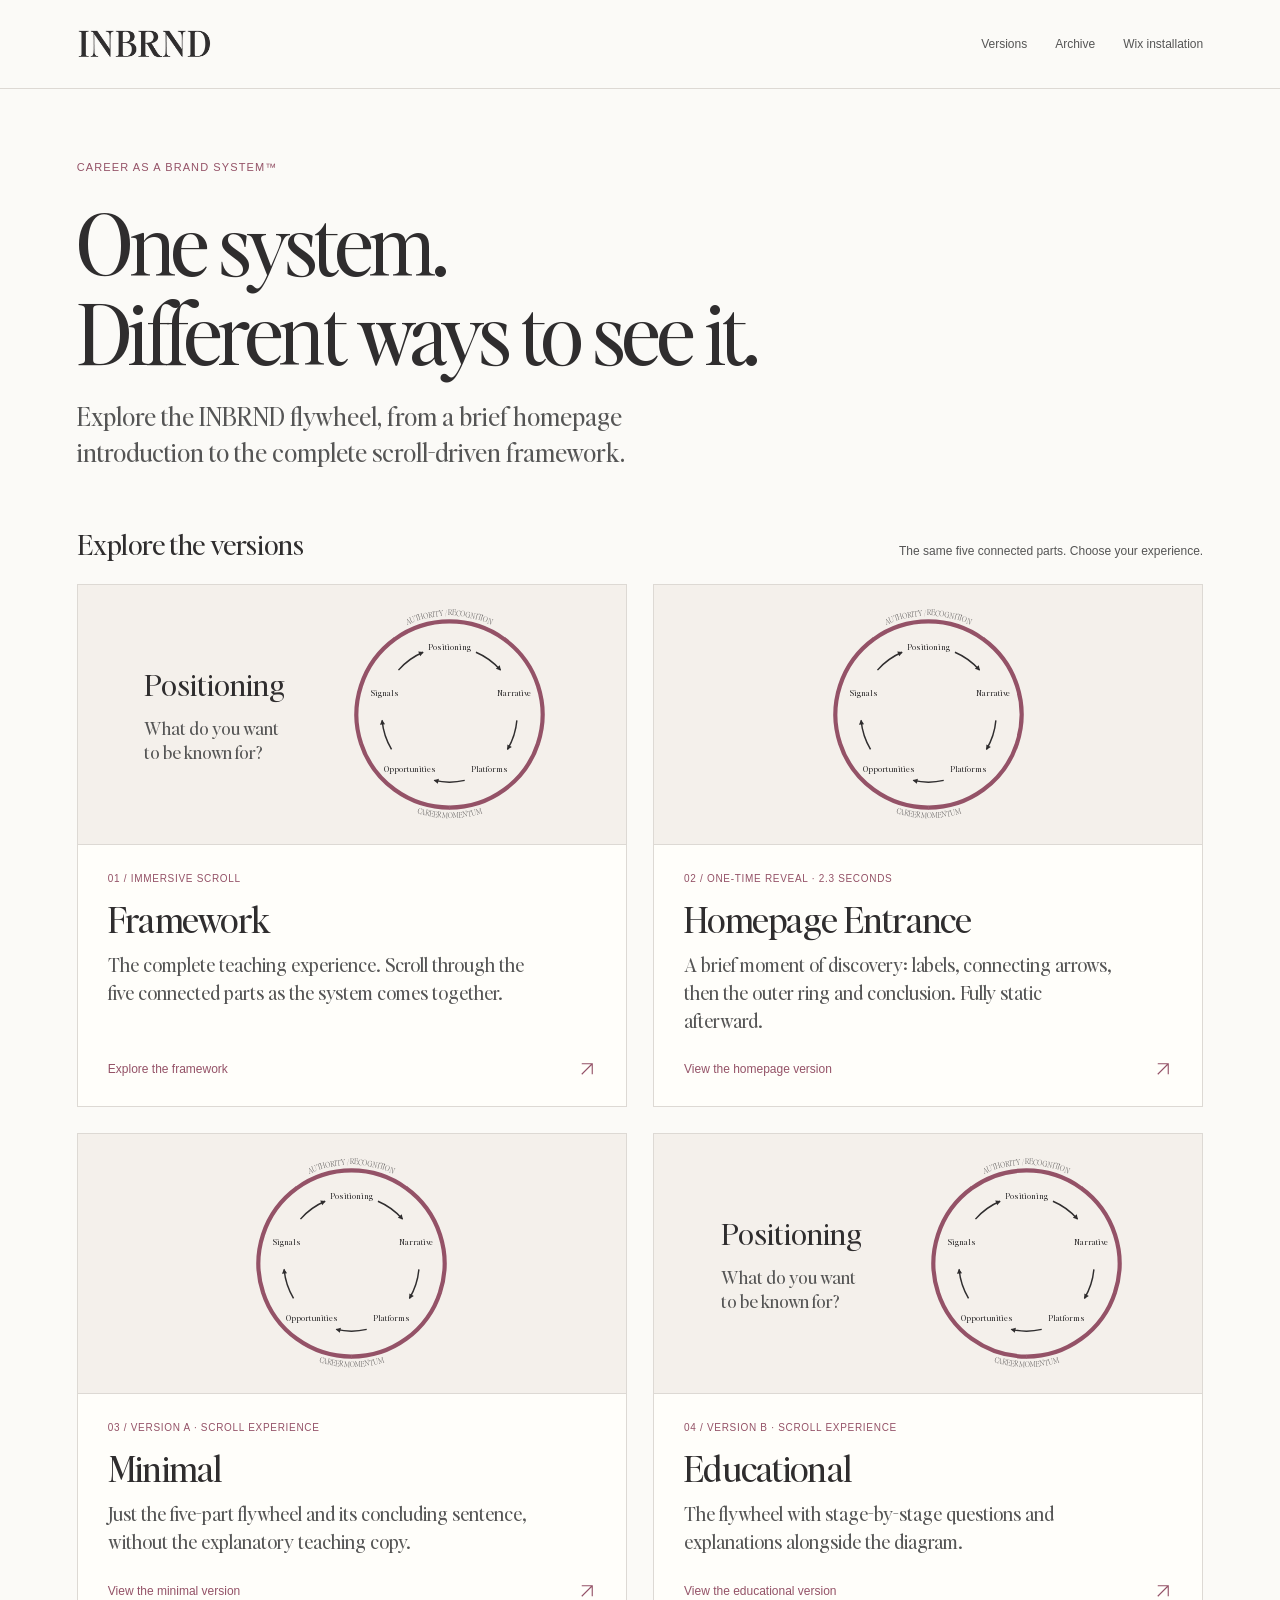
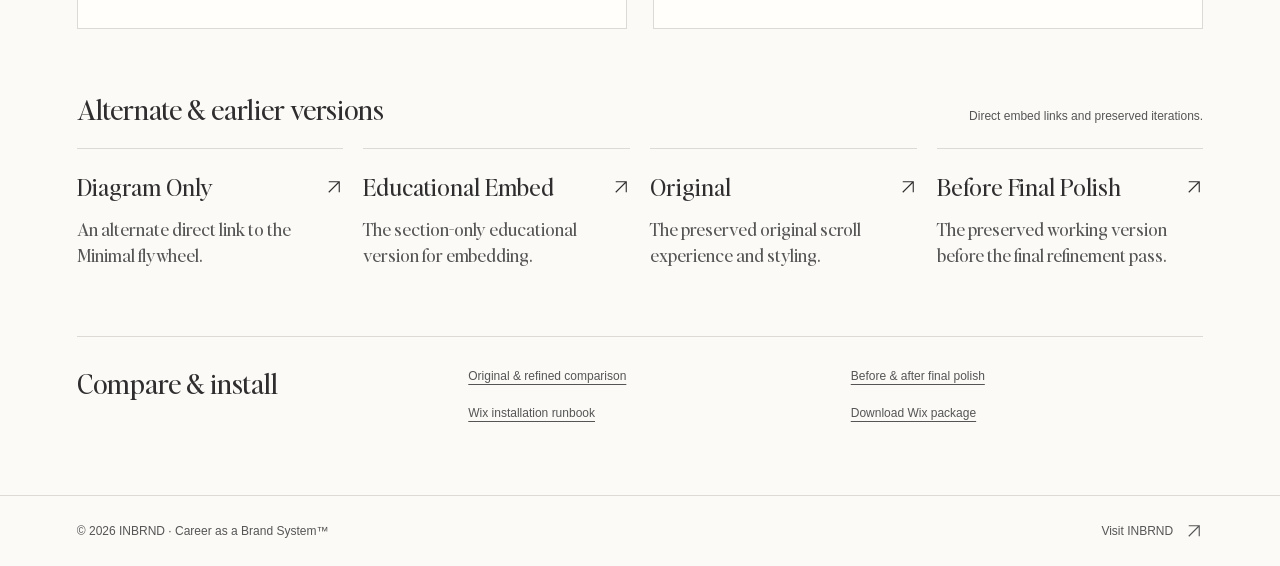
<file: index.html>
<!doctype html>
<html lang="en">
<head>
<meta charset="utf-8"><meta name="viewport" content="width=device-width,initial-scale=1">
<meta name="theme-color" content="#fbfaf7">
<meta name="description" content="Explore every INBRND Career as a Brand System™ flywheel: the immersive Framework, Homepage Entrance, Minimal, Educational, and preserved earlier versions.">
<title>INBRND — Flywheel Versions</title>
<link rel="stylesheet" href="./preview.css?v=99fcb53dbe3a">
<link rel="stylesheet" href="./landing.css?v=20261105">
</head>
<body>
<a class="skip" href="#main">Skip to flywheel versions</a>
<header class="landing-header"><a class="brand" href="./" aria-label="INBRND flywheel versions"><img src="./assets/inbrnd-logo.png" alt="INBRND" width="135" height="33"></a><nav aria-label="Page sections"><a href="#versions">Versions</a><a href="#archive">Archive</a><a href="./runbook/">Wix installation</a></nav></header>
<svg class="preview-sprite" aria-hidden="true" focusable="false"><defs><symbol id="flywheel-preview" viewBox="0 0 680 680">
    <defs><path class="authority-path" id="fallback-diagram-title" d="M 61.31035548623015 210.04488451473492 A 307.5 307.5 0 0 1 618.6896445137698 210.04488451473492"/>
    <path class="momentum-path" id="fallback-diagram-momentum" d="M 48.114514106976515 476.1084373762097 A 322.06 322.06 0 0 0 631.8854858930235 476.1084373762096"/><path id="fallback-diagram-momentum-mobile" d="M 38.877425141498975 480.4157626998709 A 332.252 332.252 0 0 0 641.122574858501 480.41576269987087"/><path id="fallback-diagram-momentum-phone" d="M 34.91867272772288 482.2617592671543 A 336.62 336.62 0 0 0 645.0813272722771 482.2617592671543"/></defs>
    <g class="stage-part" data-part="0">
        <path class="rose-segment" d="M 169.51854247683988 106.63960781491014 A 289 289 0 0 1 510.48145752316015 106.63960781491016" pathLength="100"/>
        <path class="connection" d="M 422.0535369827475 146.69398077498755 A 210 210 0 0 1 498.4890118467821 202.2276039119935" pathLength="100"/>
        <path class="arrowhead" d="M-13 -8 L2 0 L-13 8 Z" transform="translate(498.4890118467821 202.2276039119935) rotate(49)"/>
        <g class="node"><text class="node-label" x="340" y="139">Positioning</text></g>
      </g><g class="stage-part" data-part="1">
        <path class="rose-segment" d="M 509.2572540323551 105.75017191590769 A 289 289 0 0 1 614.6205892332896 430.02517408570145" pathLength="100"/>
        <path class="connection" d="M 549.2008865992666 358.3027059770082 A 210 210 0 0 1 520.0051331474435 448.1579957311114" pathLength="100"/>
        <path class="arrowhead" d="M-13 -8 L2 0 L-13 8 Z" transform="translate(520.0051331474435 448.1579957311114) rotate(121)"/>
        <g class="node"><text class="node-label" x="539.7218684219822" y="284.10643118126103">Narrative</text></g>
      </g><g class="stage-part" data-part="2">
        <path class="rose-segment" d="M 615.0881933576309 428.58603657030113 A 289 289 0 0 1 339.2434006335361 628.9990096131796" pathLength="100"/>
        <path class="connection" d="M 387.2397214122116 544.6177136048993 A 210 210 0 0 1 292.7602785877884 544.6177136048993" pathLength="100"/>
        <path class="arrowhead" d="M-13 -8 L2 0 L-13 8 Z" transform="translate(292.7602785877884 544.6177136048993) rotate(193)"/>
        <g class="node"><text class="node-label" x="463.4349029814193" y="518.8935688187389">Platforms</text></g>
      </g><g class="stage-part" data-part="3">
        <path class="rose-segment" d="M 340.7565993664639 628.9990096131796 A 289 289 0 0 1 64.91180664236919 428.5860365703011" pathLength="100"/>
        <path class="connection" d="M 159.99486685255644 448.15799573111144 A 210 210 0 0 1 130.79911340073343 358.3027059770083" pathLength="100"/>
        <path class="arrowhead" d="M-13 -8 L2 0 L-13 8 Z" transform="translate(130.79911340073343 358.3027059770083) rotate(265)"/>
        <g class="node"><text class="node-label" x="216.56509701858067" y="518.8935688187389">Opportunities</text></g>
      </g><g class="stage-part" data-part="4">
        <path class="rose-segment" d="M 65.37941076671046 430.02517408570145 A 289 289 0 0 1 170.74274596764482 105.75017191590771" pathLength="100"/>
        <path class="connection" d="M 181.5109881532179 202.22760391199344 A 210 210 0 0 1 257.9464630172525 146.69398077498755" pathLength="100"/>
        <path class="arrowhead" d="M-13 -8 L2 0 L-13 8 Z" transform="translate(257.9464630172525 146.69398077498755) rotate(337)"/>
        <g class="node"><text class="node-label" x="140.27813157801776" y="284.106431181261">Signals</text></g>
      </g>
    <text class="authority"><textPath href="#fallback-diagram-title" startOffset="50%">AUTHORITY / RECOGNITION</textPath></text>
    <text class="momentum momentum-desktop"><textPath href="#fallback-diagram-momentum" startOffset="50%">CAREER MOMENTUM</textPath></text>
  </symbol></defs></svg>
<main id="main" class="landing">
<section class="intro" aria-labelledby="headline"><p class="eyebrow">Career as a Brand System™</p><h1 id="headline">One system.<br>Different ways to see it.</h1><p class="intro-description">Explore the INBRND flywheel, from a brief homepage introduction to the complete scroll-driven framework.</p></section>
<section id="versions" aria-labelledby="versions-title"><div class="section-heading"><h2 id="versions-title">Explore the versions</h2><p>The same five connected parts. Choose your experience.</p></div><div class="version-grid"><a class="version-card" href="./framework/" aria-labelledby="framework-title">
 <div class="thumbnail with-copy" aria-hidden="true"><div class="specimen-copy"><span>Positioning</span><p>What do you want<br>to be known for?</p></div><svg viewBox="0 0 680 680" aria-hidden="true" focusable="false"><use href="#flywheel-preview"/></svg></div>
 <div class="card-body"><p class="card-meta">01 / Immersive scroll</p><h3 id="framework-title">Framework</h3><p class="card-description">The complete teaching experience. Scroll through the five connected parts as the system comes together.</p><span class="card-action">Explore the framework<svg viewBox="0 0 24 24" aria-hidden="true"><path d="M5 19 19 5M5 5h14v14"/></svg></span></div></a><a class="version-card" href="./homepage/" aria-labelledby="homepage-title">
 <div class="thumbnail " aria-hidden="true"><svg viewBox="0 0 680 680" aria-hidden="true" focusable="false"><use href="#flywheel-preview"/></svg></div>
 <div class="card-body"><p class="card-meta">02 / One-time reveal · 2.3 seconds</p><h3 id="homepage-title">Homepage Entrance</h3><p class="card-description">A brief moment of discovery: labels, connecting arrows, then the outer ring and conclusion. Fully static afterward.</p><span class="card-action">View the homepage version<svg viewBox="0 0 24 24" aria-hidden="true"><path d="M5 19 19 5M5 5h14v14"/></svg></span></div></a><a class="version-card" href="./minimal/" aria-labelledby="minimal-title">
 <div class="thumbnail " aria-hidden="true"><svg viewBox="0 0 680 680" aria-hidden="true" focusable="false"><use href="#flywheel-preview"/></svg></div>
 <div class="card-body"><p class="card-meta">03 / Version A · Scroll experience</p><h3 id="minimal-title">Minimal</h3><p class="card-description">Just the five-part flywheel and its concluding sentence, without the explanatory teaching copy.</p><span class="card-action">View the minimal version<svg viewBox="0 0 24 24" aria-hidden="true"><path d="M5 19 19 5M5 5h14v14"/></svg></span></div></a><a class="version-card" href="./educational/" aria-labelledby="educational-title">
 <div class="thumbnail with-copy" aria-hidden="true"><div class="specimen-copy"><span>Positioning</span><p>What do you want<br>to be known for?</p></div><svg viewBox="0 0 680 680" aria-hidden="true" focusable="false"><use href="#flywheel-preview"/></svg></div>
 <div class="card-body"><p class="card-meta">04 / Version B · Scroll experience</p><h3 id="educational-title">Educational</h3><p class="card-description">The flywheel with stage-by-stage questions and explanations alongside the diagram.</p><span class="card-action">View the educational version<svg viewBox="0 0 24 24" aria-hidden="true"><path d="M5 19 19 5M5 5h14v14"/></svg></span></div></a></div></section>
<section id="archive" class="archive" aria-labelledby="archive-title"><div class="section-heading"><h2 id="archive-title">Alternate &amp; earlier versions</h2><p>Direct embed links and preserved iterations.</p></div><div class="archive-grid"><a class="archive-card" href="./diagram-only/"><h3>Diagram Only<svg viewBox="0 0 24 24" aria-hidden="true"><path d="M5 19 19 5M5 5h14v14"/></svg></h3><p>An alternate direct link to the Minimal flywheel.</p></a><a class="archive-card" href="./embed/"><h3>Educational Embed<svg viewBox="0 0 24 24" aria-hidden="true"><path d="M5 19 19 5M5 5h14v14"/></svg></h3><p>The section-only educational version for embedding.</p></a><a class="archive-card" href="./before/"><h3>Original<svg viewBox="0 0 24 24" aria-hidden="true"><path d="M5 19 19 5M5 5h14v14"/></svg></h3><p>The preserved original scroll experience and styling.</p></a><a class="archive-card" href="./pre-polish/"><h3>Before Final Polish<svg viewBox="0 0 24 24" aria-hidden="true"><path d="M5 19 19 5M5 5h14v14"/></svg></h3><p>The preserved working version before the final refinement pass.</p></a></div></section>
<section class="resources" aria-labelledby="resources-title"><h2 id="resources-title">Compare &amp; install</h2><div><a href="./comparison/">Original &amp; refined comparison</a><a href="./polish-comparison/">Before &amp; after final polish</a><a href="./runbook/">Wix installation runbook</a><a href="./downloads/inbrnd-flywheel-wix.zip">Download Wix package</a></div></section>
</main>
<footer class="landing-footer"><span>© 2026 INBRND · Career as a Brand System™</span><a href="https://www.inbrnd.co/">Visit INBRND<svg viewBox="0 0 24 24" aria-hidden="true"><path d="M5 19 19 5M5 5h14v14"/></svg></a></footer>
</body></html>
</file>
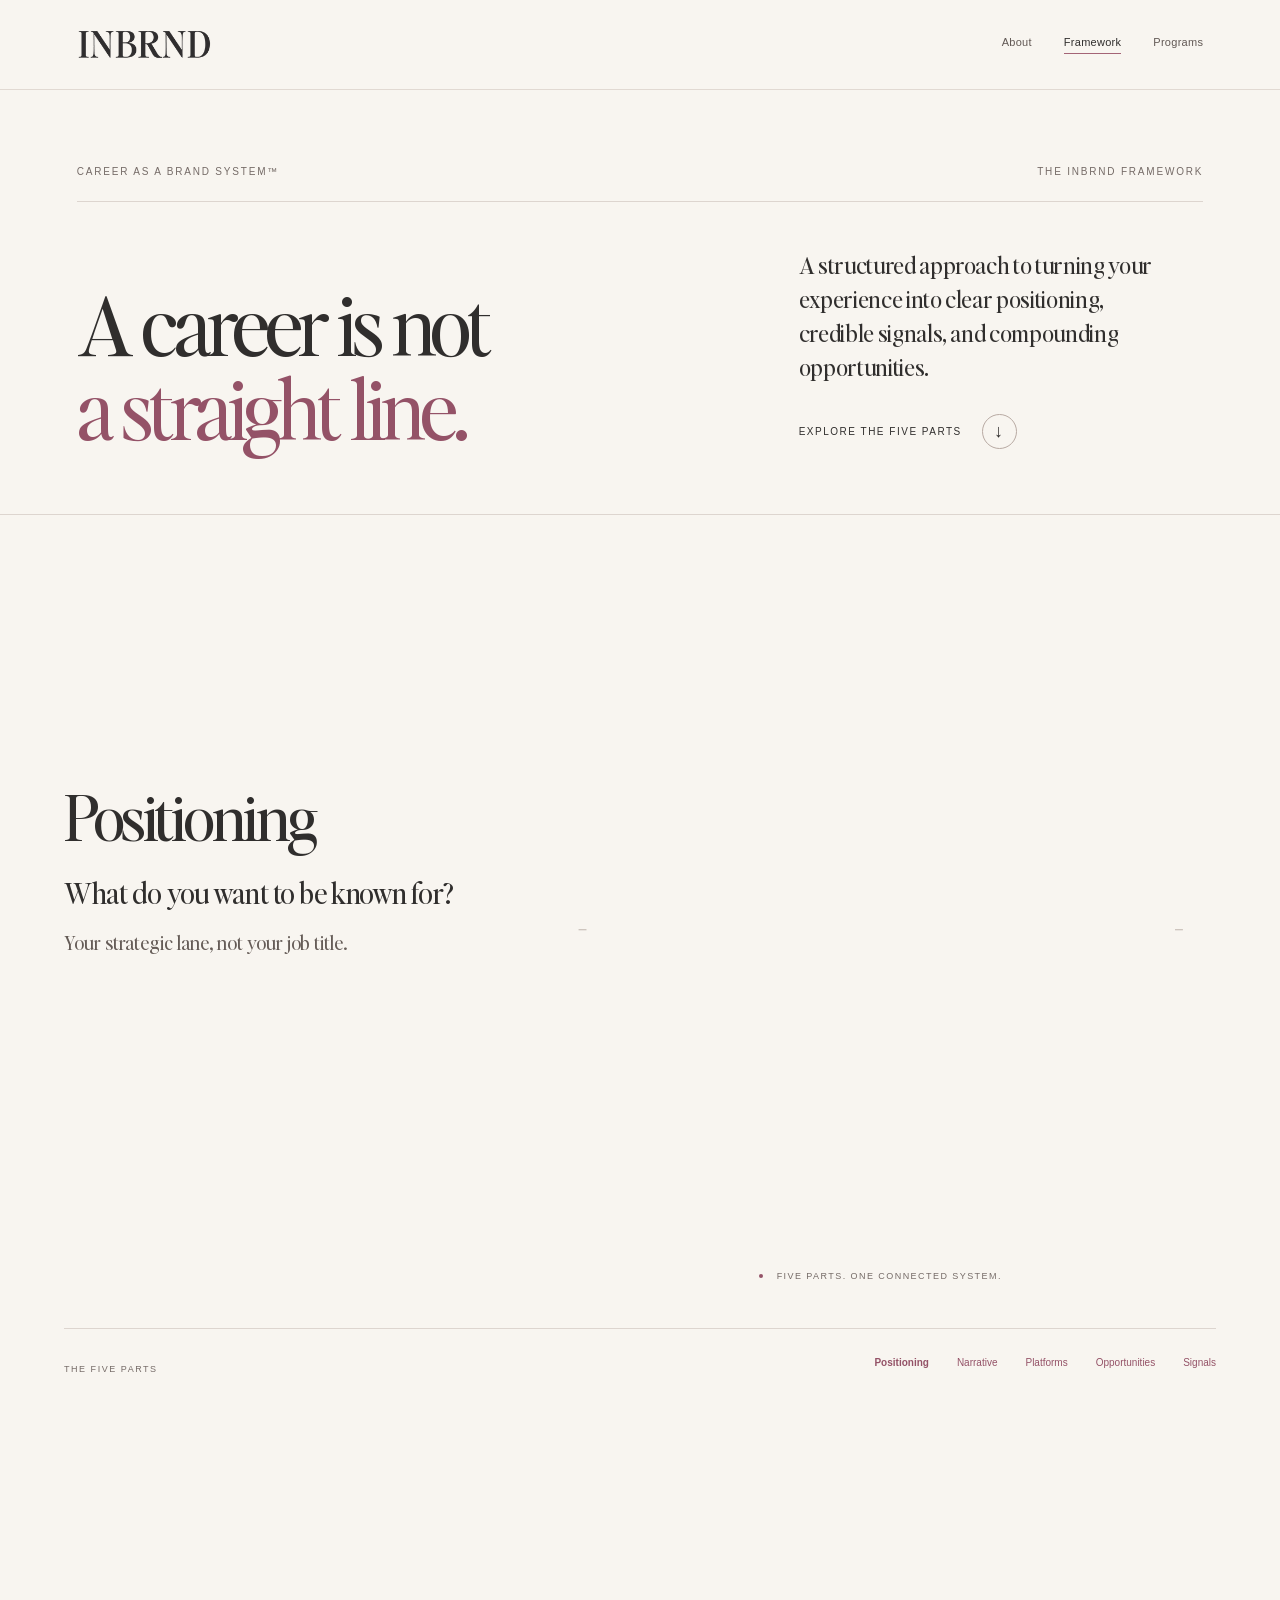
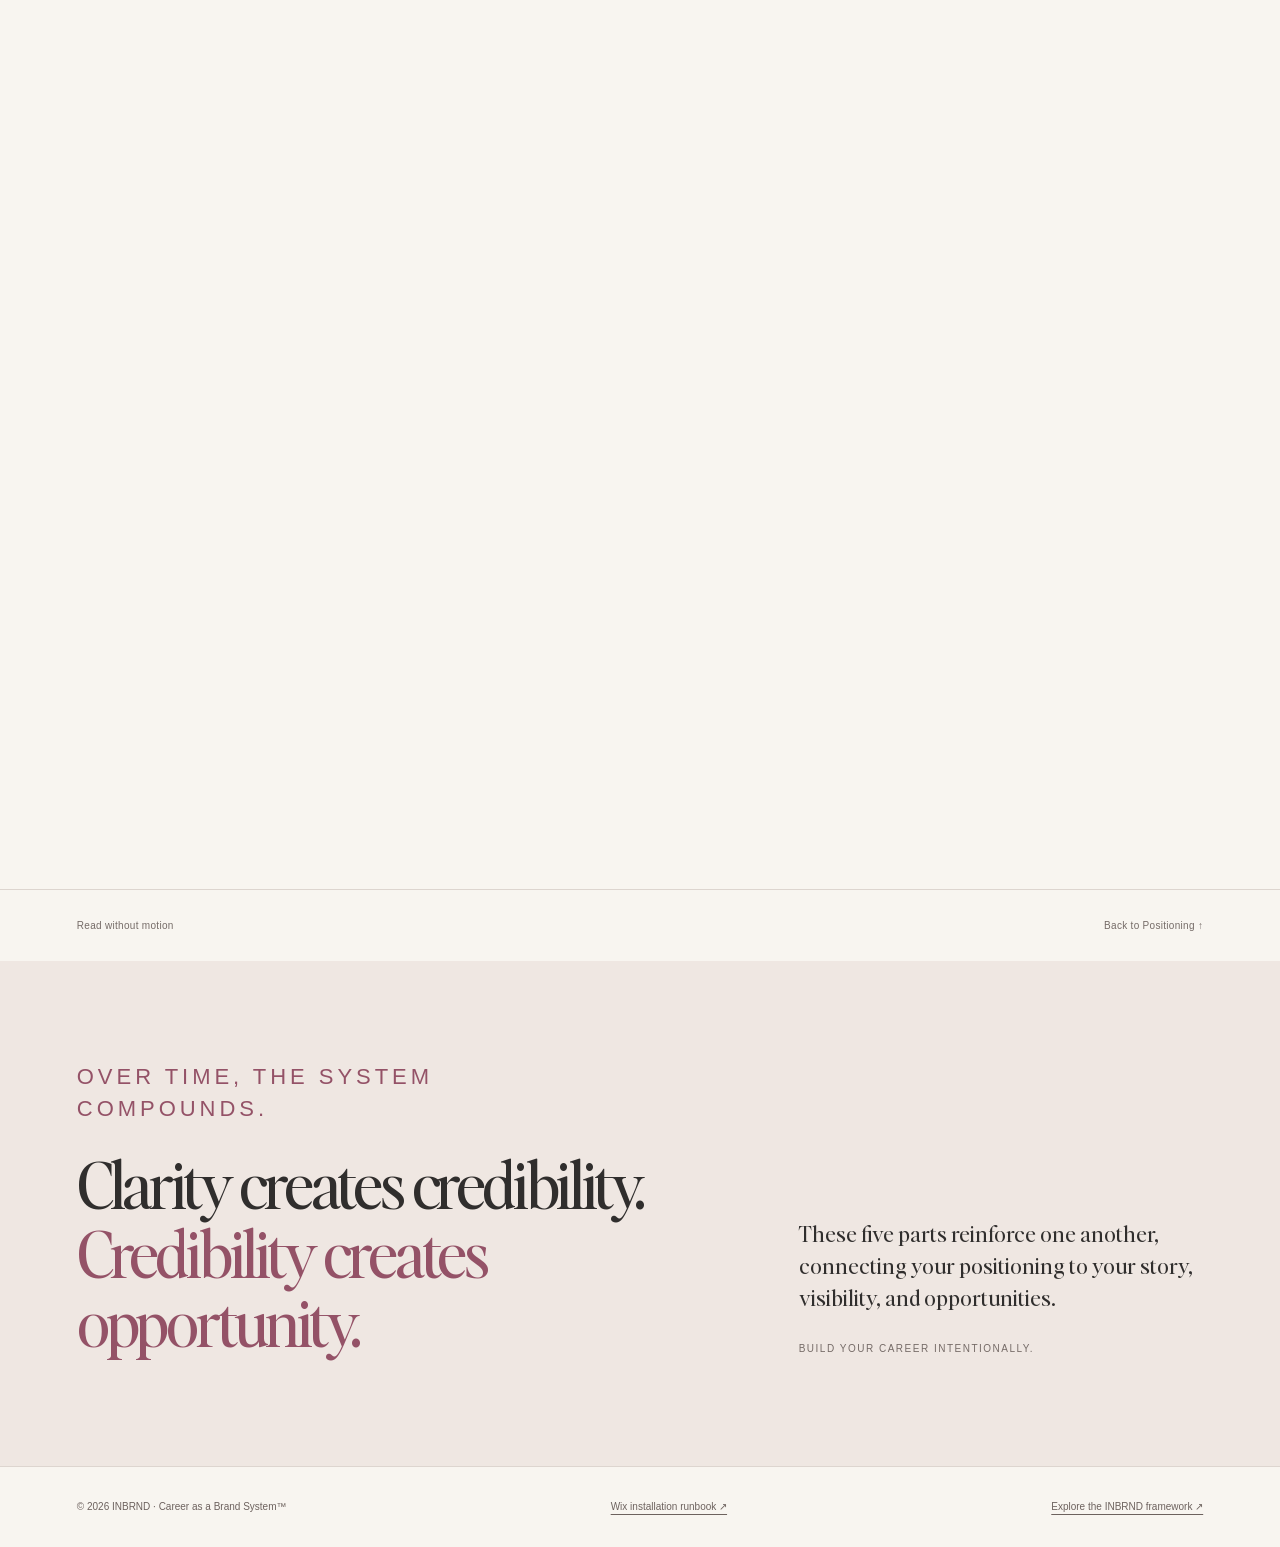
<file: before/index.html>
<!doctype html><html lang="en"><head><meta charset="utf-8"><meta name="viewport" content="width=device-width,initial-scale=1"><meta name="theme-color" content="#f8f5f0"><meta name="description" content="Five connected parts. Learn how INBRND’s Career as a Brand System connects positioning, narrative, platforms, opportunities, and signals."><title>INBRND — Flywheel with teaching copy</title><link rel="stylesheet" href="./preview.css"><script defer src="./inbrnd-flywheel.js"></script></head><body><a class="skip" href="#main">Skip to framework</a><header class="page-header"><a class="brand" href="https://www.inbrnd.co/" aria-label="INBRND home"><img src="./assets/inbrnd-logo.png" alt="INBRND" width="135" height="33"></a><nav aria-label="INBRND"><a href="https://www.inbrnd.co/about">About</a><a href="https://www.inbrnd.co/framework" aria-current="page">Framework</a><a href="https://www.inbrnd.co/programs">Programs</a></nav></header><main id="main"><inbrnd-flywheel heading-level="1" variant="wheel" emphasis="ring" content-mode="teaching" asset-base="./assets/" header-offset="0"></inbrnd-flywheel><noscript><section style="padding:6vw"><h1>Career as a Brand System™</h1><p>Please visit <a href="https://www.inbrnd.co/framework">the INBRND framework</a> to read all five parts without JavaScript.</p></section></noscript></main><footer class="page-footer"><span>© 2026 INBRND · Career as a Brand System™</span><a href="./runbook/">Wix installation runbook ↗</a><a href="https://www.inbrnd.co/framework">Explore the INBRND framework ↗</a></footer></body></html>
</file>
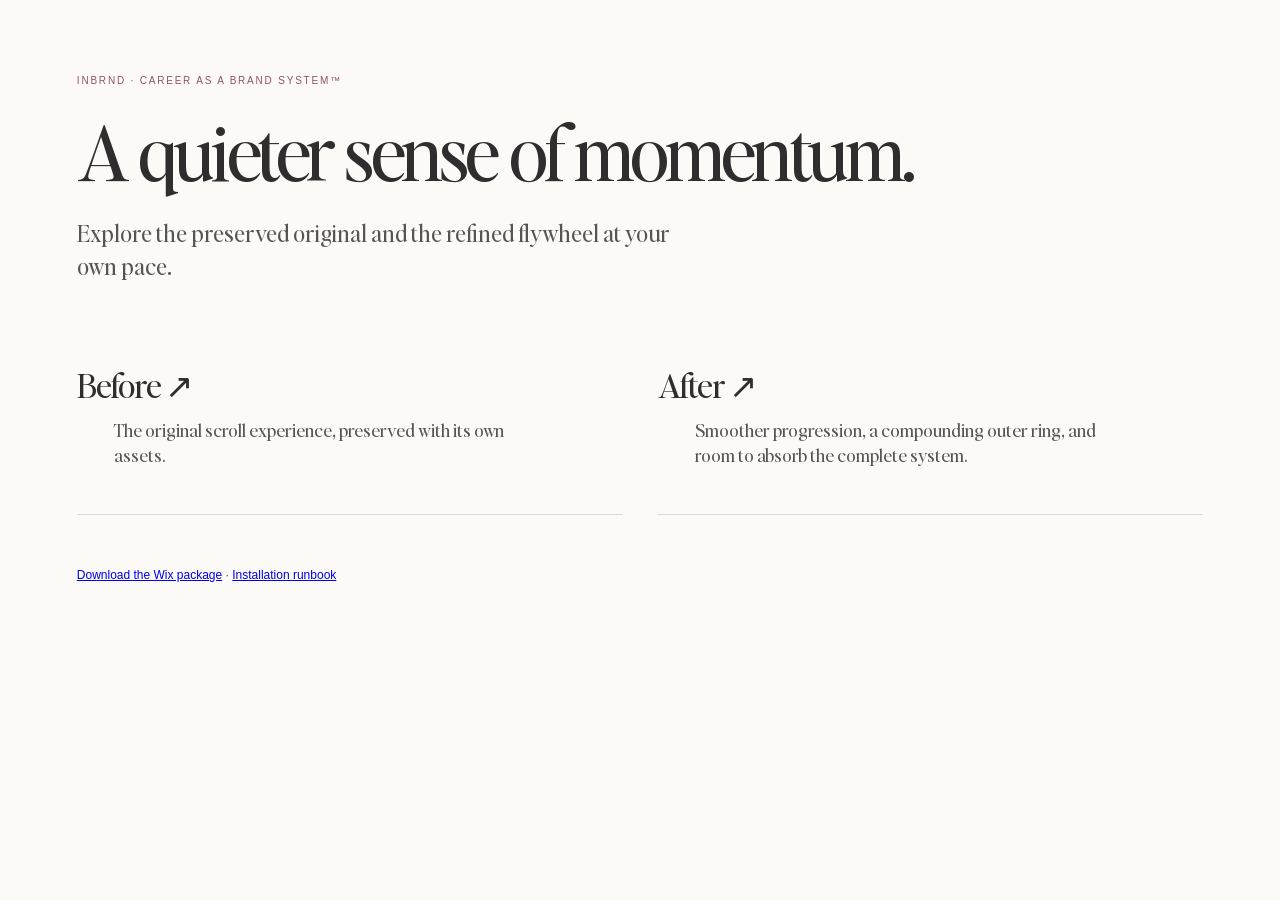
<file: comparison/index.html>
<!doctype html><html lang="en"><head><meta charset="utf-8"><meta name="viewport" content="width=device-width,initial-scale=1"><title>INBRND — A quieter sense of momentum.</title><link rel="stylesheet" href="../preview.css?v=99fcb53dbe3a"></head><body><main class="review"><p class="eyebrow">INBRND · Career as a Brand System™</p><h1>A quieter sense of momentum.</h1><p class="deck">Explore the preserved original and the refined flywheel at your own pace.</p><div class="directions"><a class="direction" href="../before/"><div class="label"><h2>Before ↗</h2></div><p>The original scroll experience, preserved with its own assets.</p></a><a class="direction" href="../educational/"><div class="label"><h2>After ↗</h2></div><p>Smoother progression, a compounding outer ring, and room to absorb the complete system.</p></a></div><p class="review-note"><a href="../downloads/inbrnd-flywheel-wix.zip">Download the Wix package</a> · <a href="../runbook/">Installation runbook</a></p></main></body></html>
</file>
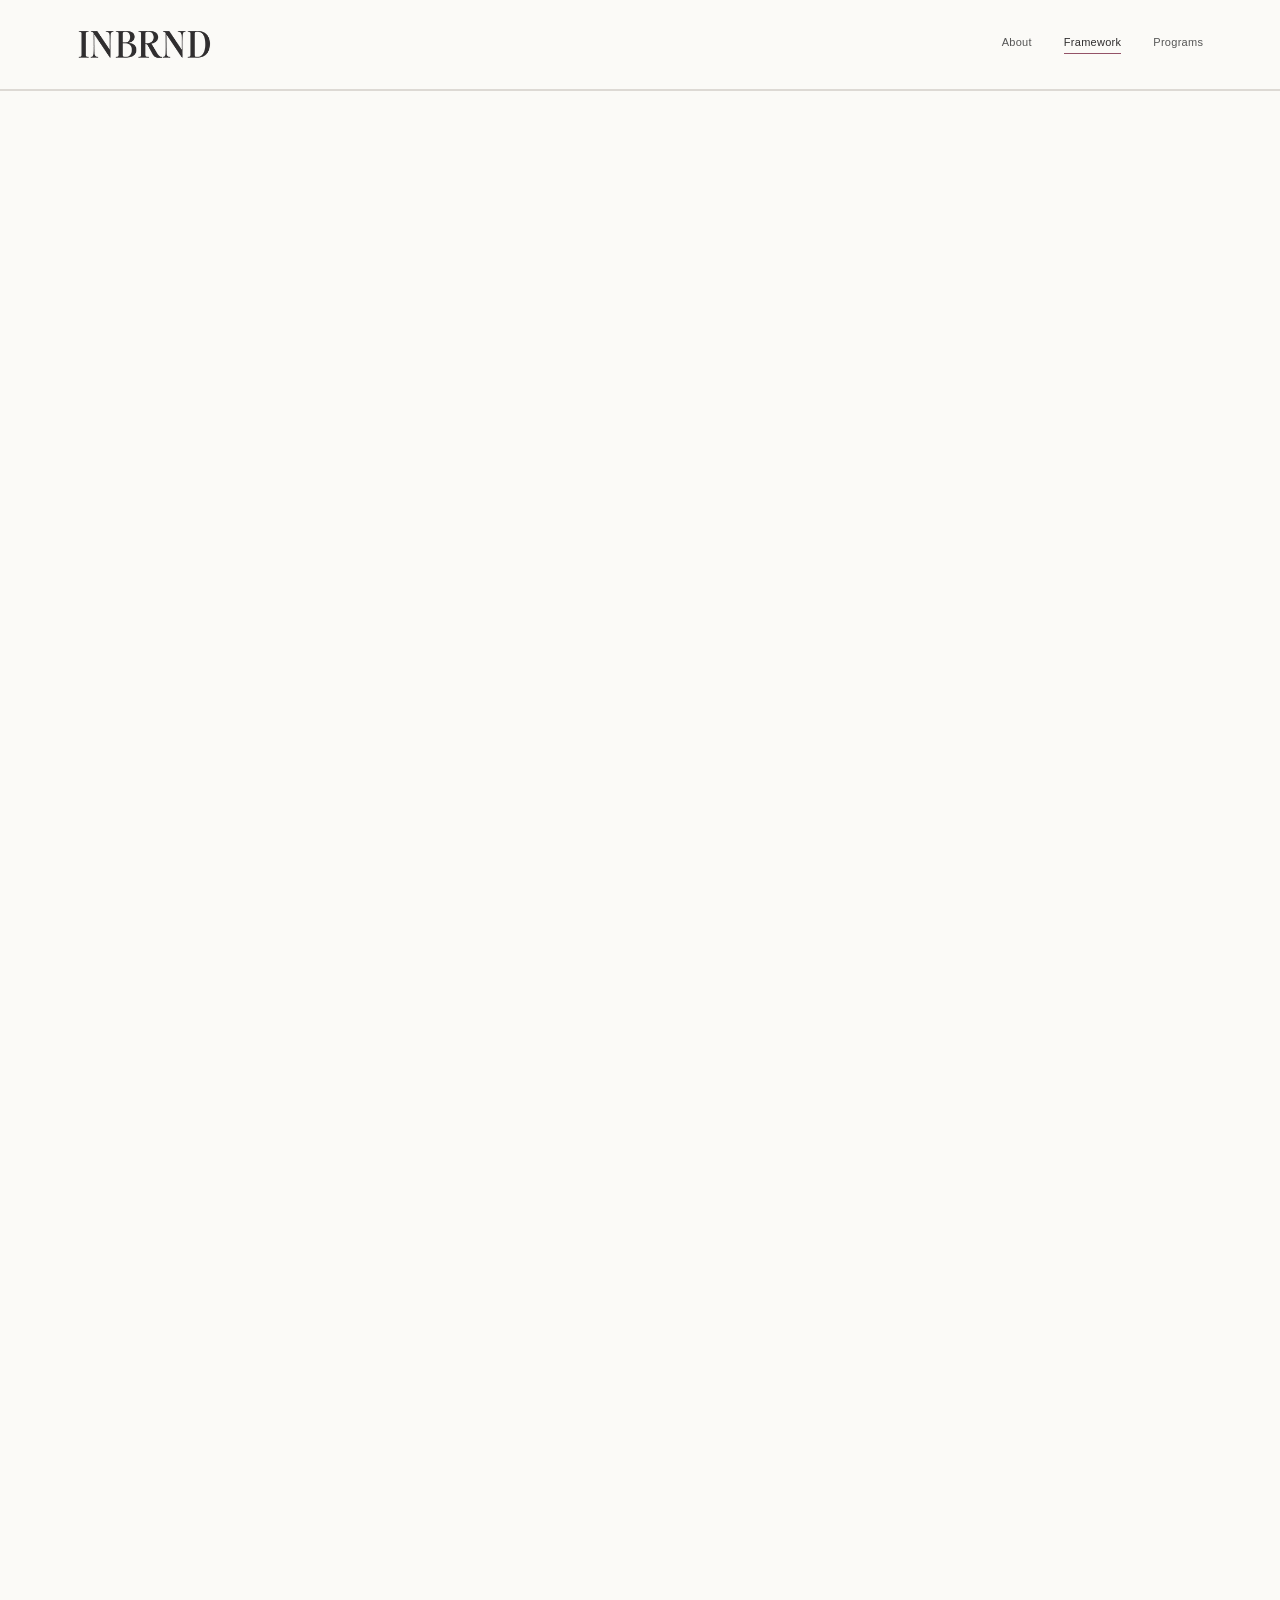
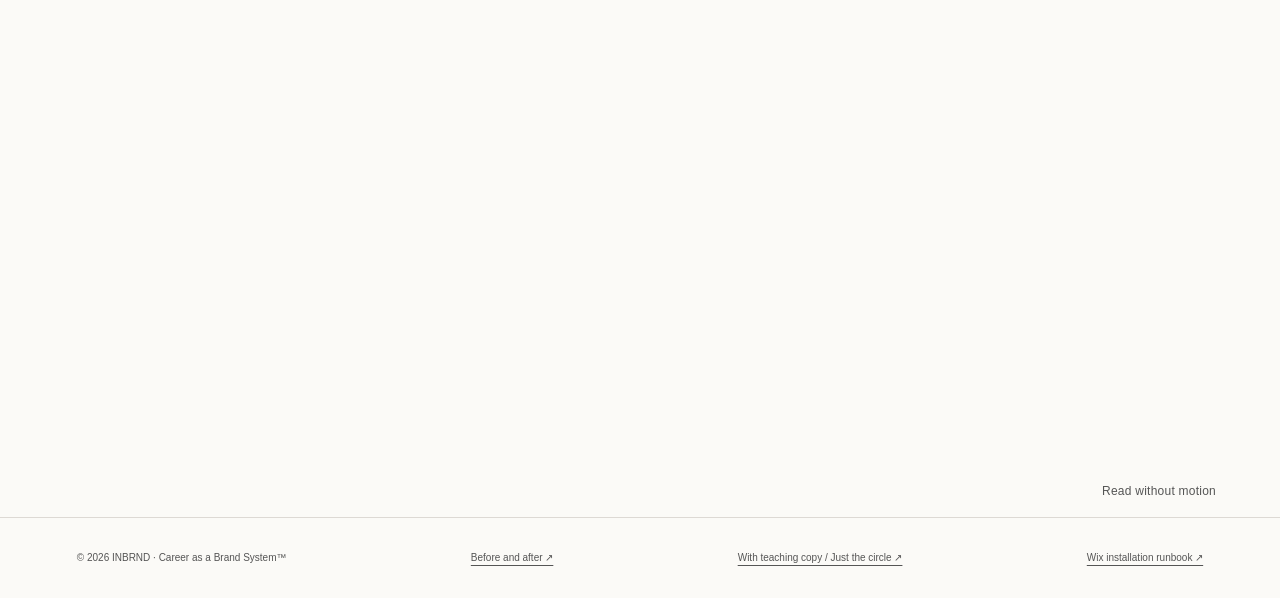
<file: diagram-only/index.html>
<!doctype html><html lang="en"><head><meta charset="utf-8"><meta name="viewport" content="width=device-width,initial-scale=1"><meta name="theme-color" content="#fbfaf7"><meta name="description" content="Five connected parts. Learn how INBRND’s Career as a Brand System connects positioning, narrative, platforms, opportunities, and signals."><title>INBRND — Version A — Minimal</title><link rel="stylesheet" href="../preview.css?v=99fcb53dbe3a"><script defer src="../inbrnd-flywheel.js?v=65799b37b923"></script></head><body><a class="skip" href="#main">Skip to framework</a><header class="page-header"><a class="brand" href="https://www.inbrnd.co/" aria-label="INBRND home"><img src="../assets/inbrnd-logo.png" alt="INBRND" width="135" height="33"></a><nav aria-label="INBRND"><a href="https://www.inbrnd.co/about">About</a><a href="https://www.inbrnd.co/framework" aria-current="page">Framework</a><a href="https://www.inbrnd.co/programs">Programs</a></nav></header><main id="main"><inbrnd-flywheel opening-transition="none" heading-level="1" variant="wheel" emphasis="ring" content-mode="diagram" asset-base="../assets/" header-offset="0"><section class="fallback" aria-label="The complete INBRND framework"><h1 class="fallback-summary">The INBRND framework</h1><p class="fallback-summary">Five connected parts, clockwise from the top: Positioning, Narrative, Platforms, Opportunities, Signals, and back to Positioning. The outer ring represents cumulative authority, recognition, and career momentum, an outcome of the system.</p><div class="fallback-diagram" role="img" aria-label="Five connected parts, clockwise from the top: Positioning, Narrative, Platforms, Opportunities, Signals, and back to Positioning. The outer ring represents cumulative authority, recognition, and career momentum, an outcome of the system."><svg viewBox="0 0 680 680" aria-hidden="true" focusable="false">
    <defs><path class="authority-path" id="fallback-diagram-title" d="M 61.31035548623015 210.04488451473492 A 307.5 307.5 0 0 1 618.6896445137698 210.04488451473492"/>
    <path class="momentum-path" id="fallback-diagram-momentum" d="M 48.114514106976515 476.1084373762097 A 322.06 322.06 0 0 0 631.8854858930235 476.1084373762096"/><path id="fallback-diagram-momentum-mobile" d="M 38.877425141498975 480.4157626998709 A 332.252 332.252 0 0 0 641.122574858501 480.41576269987087"/><path id="fallback-diagram-momentum-phone" d="M 34.91867272772288 482.2617592671543 A 336.62 336.62 0 0 0 645.0813272722771 482.2617592671543"/></defs>
    <g class="stage-part" data-part="0">
        <path class="rose-segment" d="M 169.51854247683988 106.63960781491014 A 289 289 0 0 1 510.48145752316015 106.63960781491016" pathLength="100"/>
        <path class="connection" d="M 422.0535369827475 146.69398077498755 A 210 210 0 0 1 498.4890118467821 202.2276039119935" pathLength="100"/>
        <path class="arrowhead" d="M-13 -8 L2 0 L-13 8 Z" transform="translate(498.4890118467821 202.2276039119935) rotate(49)"/>
        <g class="node"><text class="node-label" x="340" y="139">Positioning</text></g>
      </g><g class="stage-part" data-part="1">
        <path class="rose-segment" d="M 509.2572540323551 105.75017191590769 A 289 289 0 0 1 614.6205892332896 430.02517408570145" pathLength="100"/>
        <path class="connection" d="M 549.2008865992666 358.3027059770082 A 210 210 0 0 1 520.0051331474435 448.1579957311114" pathLength="100"/>
        <path class="arrowhead" d="M-13 -8 L2 0 L-13 8 Z" transform="translate(520.0051331474435 448.1579957311114) rotate(121)"/>
        <g class="node"><text class="node-label" x="539.7218684219822" y="284.10643118126103">Narrative</text></g>
      </g><g class="stage-part" data-part="2">
        <path class="rose-segment" d="M 615.0881933576309 428.58603657030113 A 289 289 0 0 1 339.2434006335361 628.9990096131796" pathLength="100"/>
        <path class="connection" d="M 387.2397214122116 544.6177136048993 A 210 210 0 0 1 292.7602785877884 544.6177136048993" pathLength="100"/>
        <path class="arrowhead" d="M-13 -8 L2 0 L-13 8 Z" transform="translate(292.7602785877884 544.6177136048993) rotate(193)"/>
        <g class="node"><text class="node-label" x="463.4349029814193" y="518.8935688187389">Platforms</text></g>
      </g><g class="stage-part" data-part="3">
        <path class="rose-segment" d="M 340.7565993664639 628.9990096131796 A 289 289 0 0 1 64.91180664236919 428.5860365703011" pathLength="100"/>
        <path class="connection" d="M 159.99486685255644 448.15799573111144 A 210 210 0 0 1 130.79911340073343 358.3027059770083" pathLength="100"/>
        <path class="arrowhead" d="M-13 -8 L2 0 L-13 8 Z" transform="translate(130.79911340073343 358.3027059770083) rotate(265)"/>
        <g class="node"><text class="node-label" x="216.56509701858067" y="518.8935688187389">Opportunities</text></g>
      </g><g class="stage-part" data-part="4">
        <path class="rose-segment" d="M 65.37941076671046 430.02517408570145 A 289 289 0 0 1 170.74274596764482 105.75017191590771" pathLength="100"/>
        <path class="connection" d="M 181.5109881532179 202.22760391199344 A 210 210 0 0 1 257.9464630172525 146.69398077498755" pathLength="100"/>
        <path class="arrowhead" d="M-13 -8 L2 0 L-13 8 Z" transform="translate(257.9464630172525 146.69398077498755) rotate(337)"/>
        <g class="node"><text class="node-label" x="140.27813157801776" y="284.106431181261">Signals</text></g>
      </g>
    <text class="authority"><textPath href="#fallback-diagram-title" startOffset="50%">AUTHORITY / RECOGNITION</textPath></text>
    <text class="momentum momentum-desktop"><textPath href="#fallback-diagram-momentum" startOffset="50%">CAREER MOMENTUM</textPath></text>
  <text class="momentum momentum-mobile"><textPath href="#fallback-diagram-momentum-mobile" startOffset="50%">CAREER MOMENTUM</textPath></text><text class="momentum momentum-phone"><textPath href="#fallback-diagram-momentum-phone" startOffset="50%">CAREER MOMENTUM</textPath></text></svg></div><p class="fallback-payoff">As authority and recognition compound, career momentum grows.</p><ol><li><h2>Positioning</h2><p>What do you want to be known for?</p><p>Your strategic lane, not your job title.</p></li><li><h2>Narrative</h2><p>How does your experience connect?</p><p>A clear story makes you easier to understand.</p></li><li><h2>Platforms</h2><p>Where does your story live?</p><p>The places where people encounter your work, thinking, and perspective.</p></li><li><h2>Opportunities</h2><p>What becomes possible when the system works?</p><p>New conversations, relationships, roles, clients, and collaborations.</p></li><li><h2>Signals</h2><p>What gives your positioning credibility?</p><p>Projects, writing, talks, awards, partnerships, recommendations, and visible contributions.</p></li></ol></section></inbrnd-flywheel></main><footer class="page-footer"><span>© 2026 INBRND · Career as a Brand System™</span><a href="../comparison/">Before and after ↗</a><a href="../versions/">With teaching copy / Just the circle ↗</a><a href="../runbook/">Wix installation runbook ↗</a></footer></body></html>
</file>
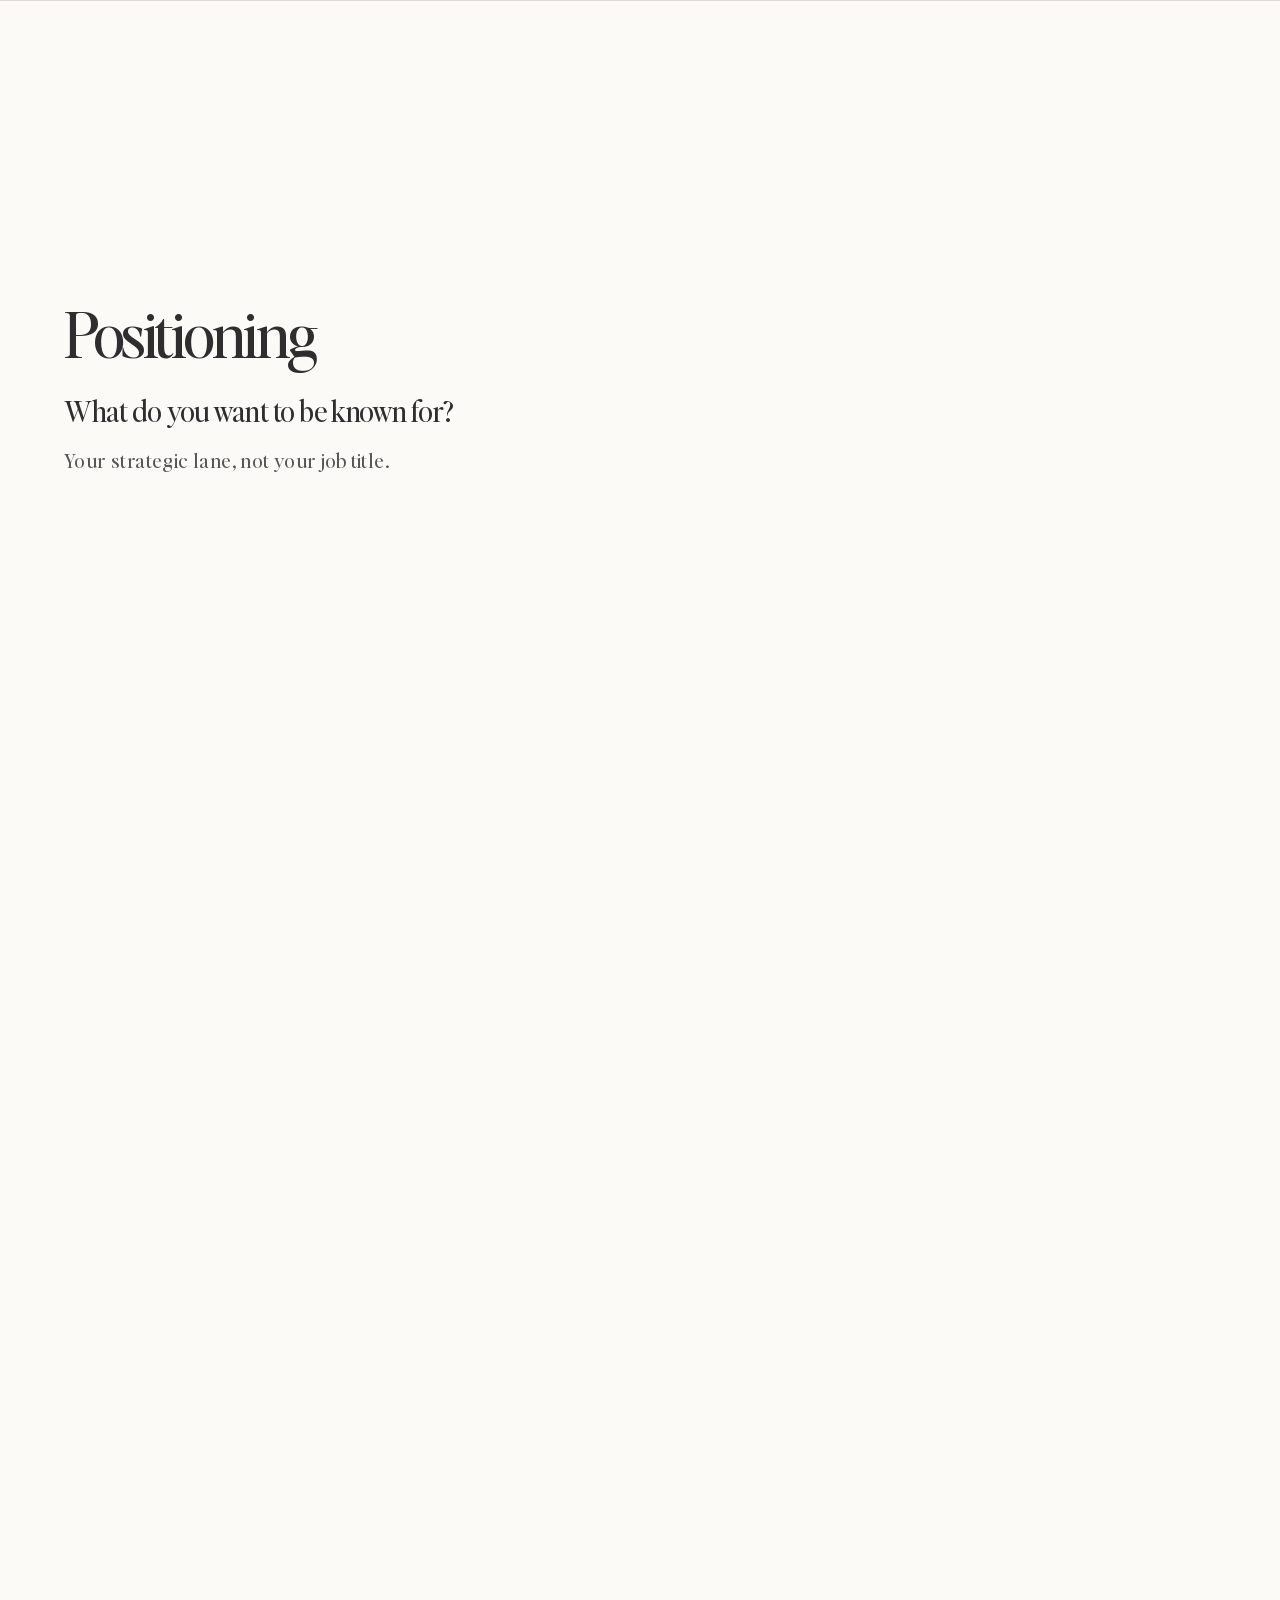
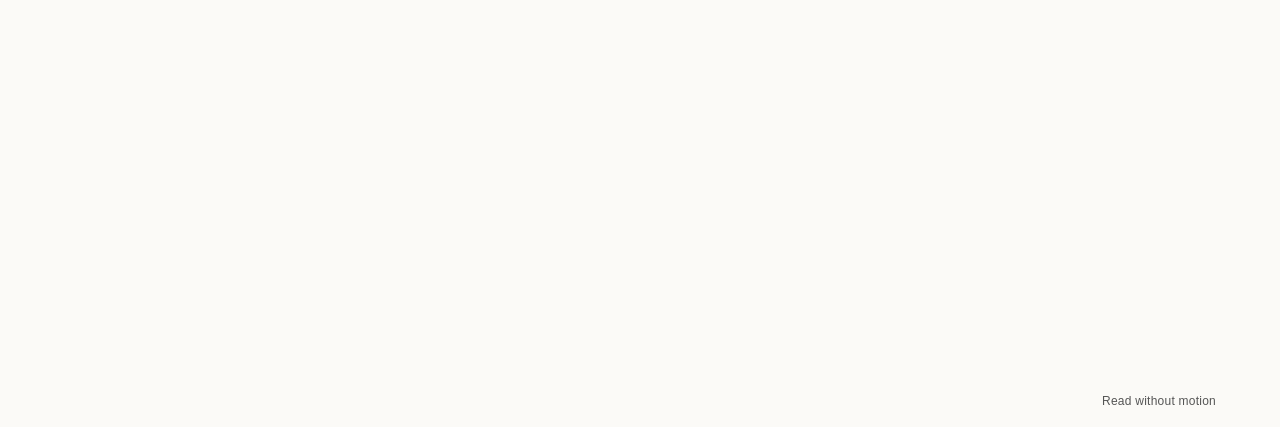
<file: educational/index.html>
<!doctype html><html lang="en"><head><meta charset="utf-8"><meta name="viewport" content="width=device-width,initial-scale=1"><meta name="theme-color" content="#fbfaf7"><meta name="description" content="Five connected parts. Learn how INBRND’s Career as a Brand System connects positioning, narrative, platforms, opportunities, and signals."><title>INBRND — Version B — Educational</title><link rel="stylesheet" href="../preview.css?v=99fcb53dbe3a"><script defer src="../inbrnd-flywheel.js?v=65799b37b923"></script></head><body><a class="skip" href="#main">Skip to framework</a><main id="main"><inbrnd-flywheel opening-transition="none" heading-level="1" variant="wheel" emphasis="ring" content-mode="teaching" asset-base="../assets/" header-offset="0"><section class="fallback" aria-label="The complete INBRND framework"><h1 class="fallback-summary">The INBRND framework</h1><p class="fallback-summary">Five connected parts, clockwise from the top: Positioning, Narrative, Platforms, Opportunities, Signals, and back to Positioning. The outer ring represents cumulative authority, recognition, and career momentum, an outcome of the system.</p><div class="fallback-diagram" role="img" aria-label="Five connected parts, clockwise from the top: Positioning, Narrative, Platforms, Opportunities, Signals, and back to Positioning. The outer ring represents cumulative authority, recognition, and career momentum, an outcome of the system."><svg viewBox="0 0 680 680" aria-hidden="true" focusable="false">
    <defs><path class="authority-path" id="fallback-teaching-title" d="M 61.31035548623015 210.04488451473492 A 307.5 307.5 0 0 1 618.6896445137698 210.04488451473492"/>
    <path class="momentum-path" id="fallback-teaching-momentum" d="M 48.114514106976515 476.1084373762097 A 322.06 322.06 0 0 0 631.8854858930235 476.1084373762096"/><path id="fallback-teaching-momentum-mobile" d="M 38.877425141498975 480.4157626998709 A 332.252 332.252 0 0 0 641.122574858501 480.41576269987087"/><path id="fallback-teaching-momentum-phone" d="M 34.91867272772288 482.2617592671543 A 336.62 336.62 0 0 0 645.0813272722771 482.2617592671543"/></defs>
    <g class="stage-part" data-part="0">
        <path class="rose-segment" d="M 169.51854247683988 106.63960781491014 A 289 289 0 0 1 510.48145752316015 106.63960781491016" pathLength="100"/>
        <path class="connection" d="M 422.0535369827475 146.69398077498755 A 210 210 0 0 1 498.4890118467821 202.2276039119935" pathLength="100"/>
        <path class="arrowhead" d="M-13 -8 L2 0 L-13 8 Z" transform="translate(498.4890118467821 202.2276039119935) rotate(49)"/>
        <g class="node"><text class="node-label" x="340" y="139">Positioning</text></g>
      </g><g class="stage-part" data-part="1">
        <path class="rose-segment" d="M 509.2572540323551 105.75017191590769 A 289 289 0 0 1 614.6205892332896 430.02517408570145" pathLength="100"/>
        <path class="connection" d="M 549.2008865992666 358.3027059770082 A 210 210 0 0 1 520.0051331474435 448.1579957311114" pathLength="100"/>
        <path class="arrowhead" d="M-13 -8 L2 0 L-13 8 Z" transform="translate(520.0051331474435 448.1579957311114) rotate(121)"/>
        <g class="node"><text class="node-label" x="539.7218684219822" y="284.10643118126103">Narrative</text></g>
      </g><g class="stage-part" data-part="2">
        <path class="rose-segment" d="M 615.0881933576309 428.58603657030113 A 289 289 0 0 1 339.2434006335361 628.9990096131796" pathLength="100"/>
        <path class="connection" d="M 387.2397214122116 544.6177136048993 A 210 210 0 0 1 292.7602785877884 544.6177136048993" pathLength="100"/>
        <path class="arrowhead" d="M-13 -8 L2 0 L-13 8 Z" transform="translate(292.7602785877884 544.6177136048993) rotate(193)"/>
        <g class="node"><text class="node-label" x="463.4349029814193" y="518.8935688187389">Platforms</text></g>
      </g><g class="stage-part" data-part="3">
        <path class="rose-segment" d="M 340.7565993664639 628.9990096131796 A 289 289 0 0 1 64.91180664236919 428.5860365703011" pathLength="100"/>
        <path class="connection" d="M 159.99486685255644 448.15799573111144 A 210 210 0 0 1 130.79911340073343 358.3027059770083" pathLength="100"/>
        <path class="arrowhead" d="M-13 -8 L2 0 L-13 8 Z" transform="translate(130.79911340073343 358.3027059770083) rotate(265)"/>
        <g class="node"><text class="node-label" x="216.56509701858067" y="518.8935688187389">Opportunities</text></g>
      </g><g class="stage-part" data-part="4">
        <path class="rose-segment" d="M 65.37941076671046 430.02517408570145 A 289 289 0 0 1 170.74274596764482 105.75017191590771" pathLength="100"/>
        <path class="connection" d="M 181.5109881532179 202.22760391199344 A 210 210 0 0 1 257.9464630172525 146.69398077498755" pathLength="100"/>
        <path class="arrowhead" d="M-13 -8 L2 0 L-13 8 Z" transform="translate(257.9464630172525 146.69398077498755) rotate(337)"/>
        <g class="node"><text class="node-label" x="140.27813157801776" y="284.106431181261">Signals</text></g>
      </g>
    <text class="authority"><textPath href="#fallback-teaching-title" startOffset="50%">AUTHORITY / RECOGNITION</textPath></text>
    <text class="momentum momentum-desktop"><textPath href="#fallback-teaching-momentum" startOffset="50%">CAREER MOMENTUM</textPath></text>
  <text class="momentum momentum-mobile"><textPath href="#fallback-teaching-momentum-mobile" startOffset="50%">CAREER MOMENTUM</textPath></text><text class="momentum momentum-phone"><textPath href="#fallback-teaching-momentum-phone" startOffset="50%">CAREER MOMENTUM</textPath></text></svg></div><p class="fallback-payoff">As authority and recognition compound, career momentum grows.</p><ol><li><h2>Positioning</h2><p>What do you want to be known for?</p><p>Your strategic lane, not your job title.</p></li><li><h2>Narrative</h2><p>How does your experience connect?</p><p>A clear story makes you easier to understand.</p></li><li><h2>Platforms</h2><p>Where does your story live?</p><p>The places where people encounter your work, thinking, and perspective.</p></li><li><h2>Opportunities</h2><p>What becomes possible when the system works?</p><p>New conversations, relationships, roles, clients, and collaborations.</p></li><li><h2>Signals</h2><p>What gives your positioning credibility?</p><p>Projects, writing, talks, awards, partnerships, recommendations, and visible contributions.</p></li></ol></section></inbrnd-flywheel></main></body></html>
</file>
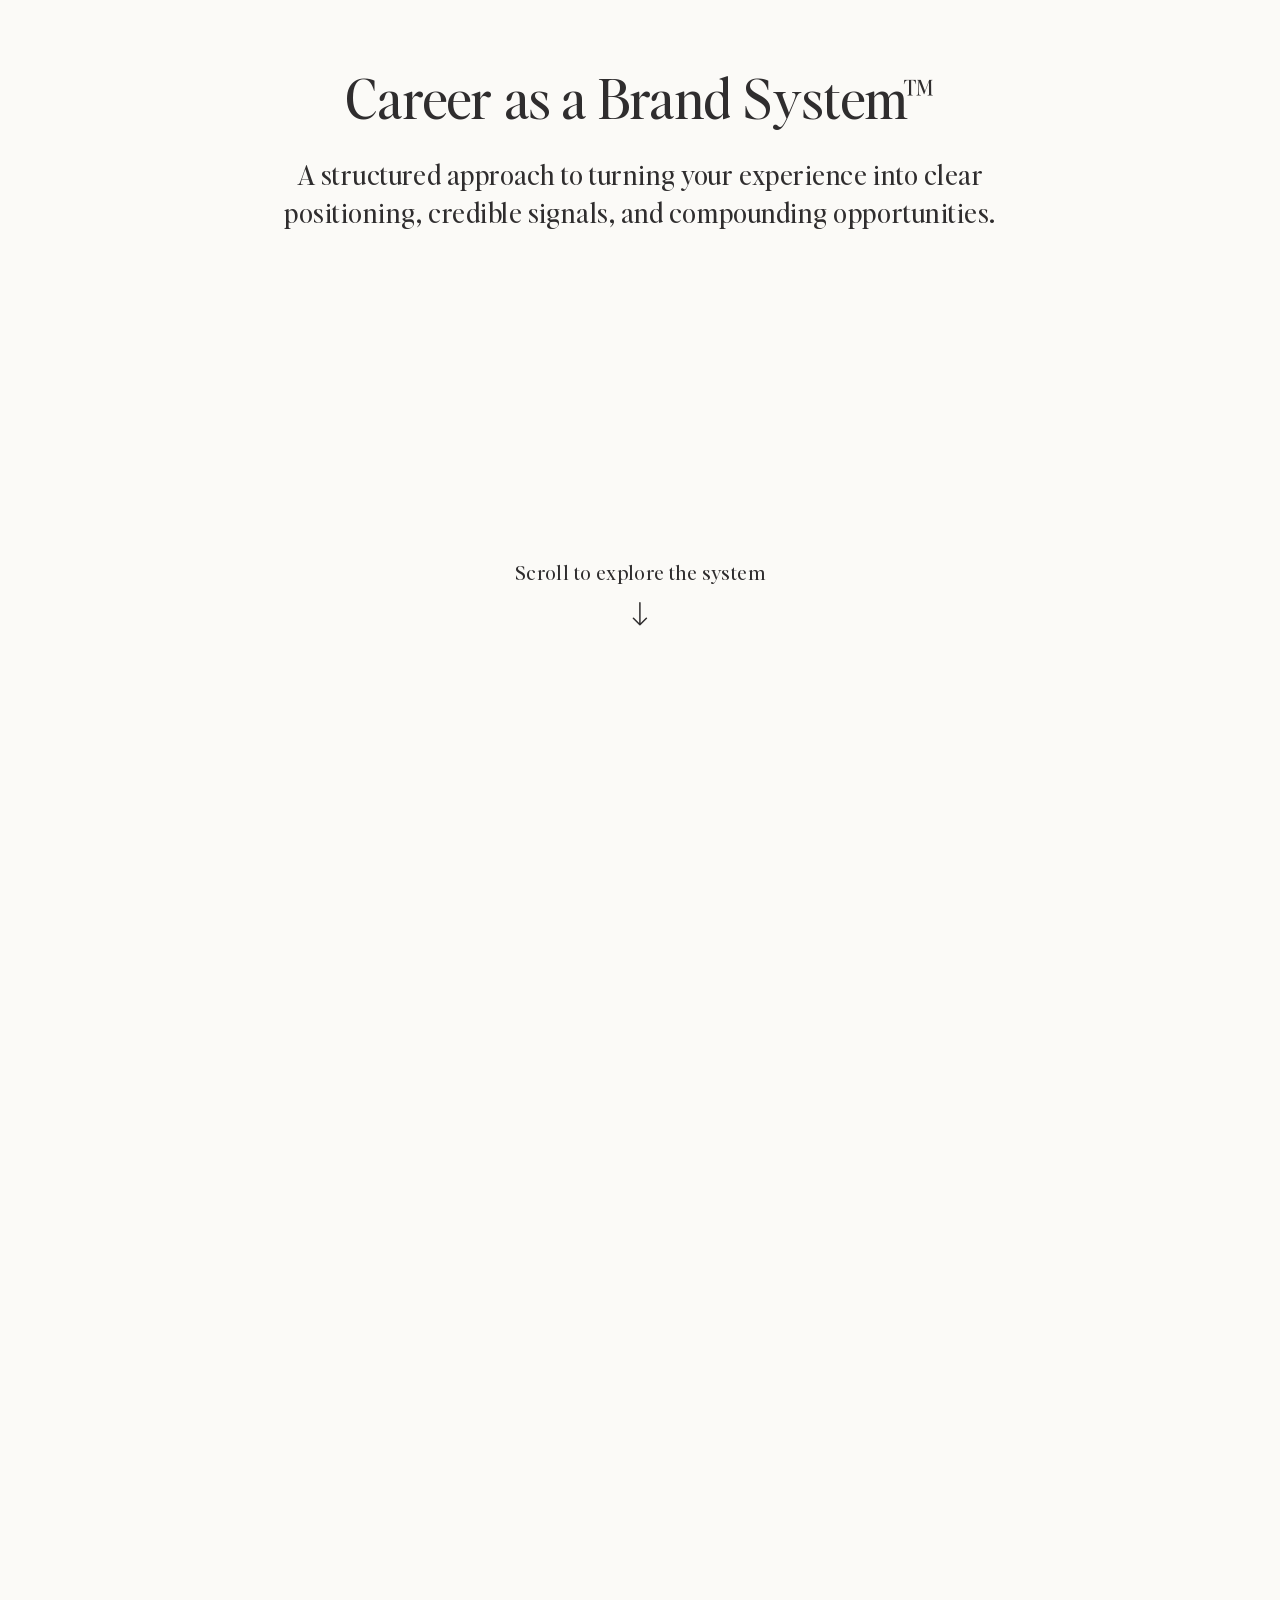
<file: framework/index.html>
<!doctype html><html lang="en"><head><meta name="robots" content="noindex,nofollow"><meta charset="utf-8"><meta name="viewport" content="width=device-width,initial-scale=1"><title>INBRND — Framework opening</title><link rel="stylesheet" href="style.css?v=default-opening-20261105"><script defer src="../inbrnd-flywheel.js?v=default-opening-20261105"></script></head><body><main><inbrnd-flywheel id="system" content-mode="diagram" variant="wheel" emphasis="ring" heading-level="2" asset-base="./assets/" header-offset="0"><p>Positioning → Narrative → Platforms → Opportunities → Signals. As authority and recognition compound, career momentum grows.</p></inbrnd-flywheel></main></body></html>
</file>
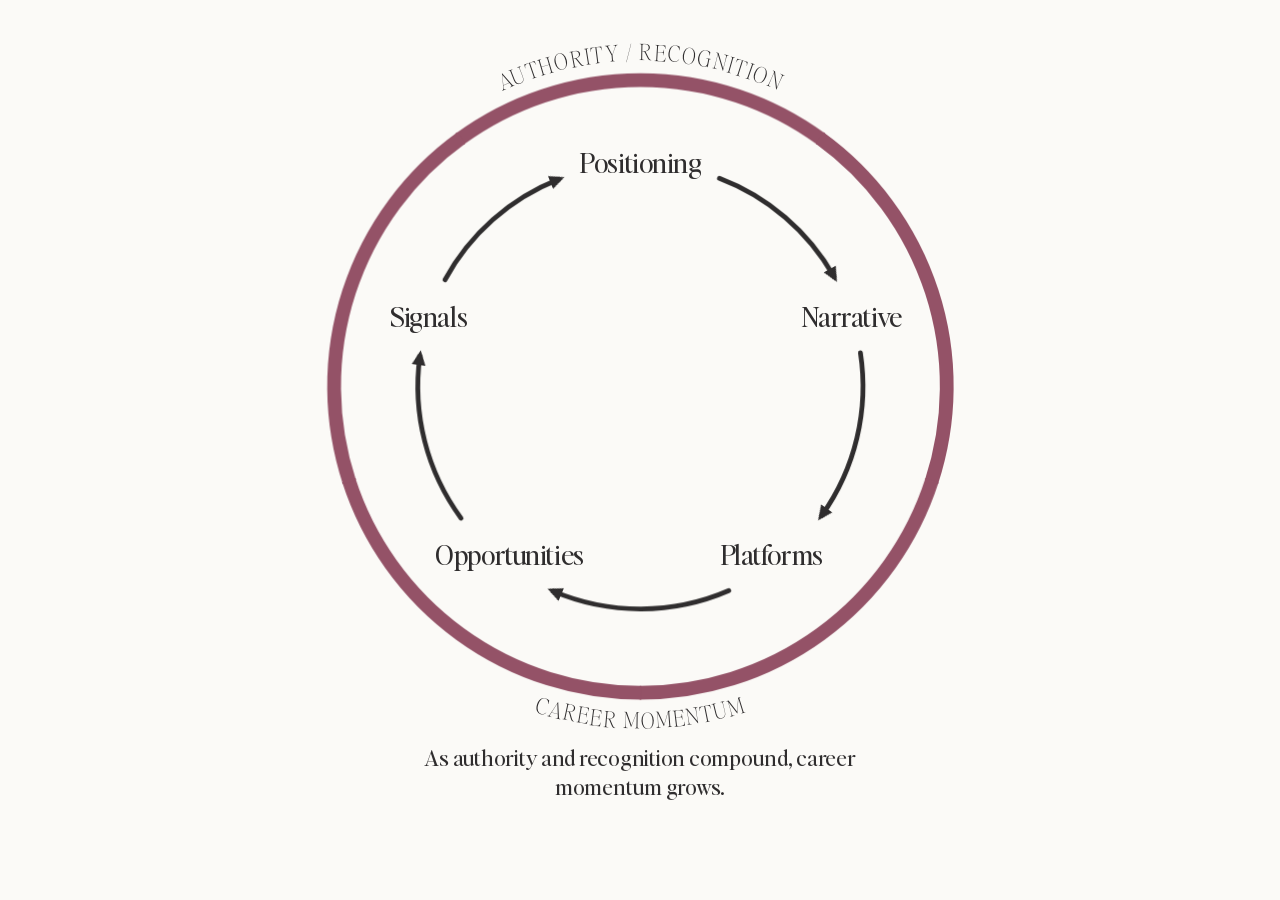
<file: homepage/index.html>
<!doctype html><html lang="en"><head><meta charset="utf-8"><meta name="viewport" content="width=device-width,initial-scale=1"><meta name="theme-color" content="#fbfaf7"><meta name="description" content="Five connected parts. Learn how INBRND’s Career as a Brand System connects positioning, narrative, platforms, opportunities, and signals."><title>INBRND — Version C — Homepage Entrance</title><link rel="stylesheet" href="../preview.css?v=99fcb53dbe3a"><script defer src="../inbrnd-flywheel.js?v=homepage-entrance-20261105"></script></head><body><a class="skip" href="#main">Skip to framework</a><main id="main"><inbrnd-flywheel animation="entrance" opening-transition="none" heading-level="1" variant="wheel" emphasis="ring" content-mode="diagram" asset-base="../assets/" header-offset="0"><section class="fallback" aria-label="The complete INBRND framework"><h1 class="fallback-summary">The INBRND framework</h1><p class="fallback-summary">Five connected parts, clockwise from the top: Positioning, Narrative, Platforms, Opportunities, Signals, and back to Positioning. The outer ring represents cumulative authority, recognition, and career momentum, an outcome of the system.</p><div class="fallback-diagram" role="img" aria-label="Five connected parts, clockwise from the top: Positioning, Narrative, Platforms, Opportunities, Signals, and back to Positioning. The outer ring represents cumulative authority, recognition, and career momentum, an outcome of the system."><svg viewBox="0 0 680 680" aria-hidden="true" focusable="false">
    <defs><path class="authority-path" id="fallback-diagram-title" d="M 61.31035548623015 210.04488451473492 A 307.5 307.5 0 0 1 618.6896445137698 210.04488451473492"/>
    <path class="momentum-path" id="fallback-diagram-momentum" d="M 48.114514106976515 476.1084373762097 A 322.06 322.06 0 0 0 631.8854858930235 476.1084373762096"/><path id="fallback-diagram-momentum-mobile" d="M 38.877425141498975 480.4157626998709 A 332.252 332.252 0 0 0 641.122574858501 480.41576269987087"/><path id="fallback-diagram-momentum-phone" d="M 34.91867272772288 482.2617592671543 A 336.62 336.62 0 0 0 645.0813272722771 482.2617592671543"/></defs>
    <g class="stage-part" data-part="0">
        <path class="rose-segment" d="M 169.51854247683988 106.63960781491014 A 289 289 0 0 1 510.48145752316015 106.63960781491016" pathLength="100"/>
        <path class="connection" d="M 422.0535369827475 146.69398077498755 A 210 210 0 0 1 498.4890118467821 202.2276039119935" pathLength="100"/>
        <path class="arrowhead" d="M-13 -8 L2 0 L-13 8 Z" transform="translate(498.4890118467821 202.2276039119935) rotate(49)"/>
        <g class="node"><text class="node-label" x="340" y="139">Positioning</text></g>
      </g><g class="stage-part" data-part="1">
        <path class="rose-segment" d="M 509.2572540323551 105.75017191590769 A 289 289 0 0 1 614.6205892332896 430.02517408570145" pathLength="100"/>
        <path class="connection" d="M 549.2008865992666 358.3027059770082 A 210 210 0 0 1 520.0051331474435 448.1579957311114" pathLength="100"/>
        <path class="arrowhead" d="M-13 -8 L2 0 L-13 8 Z" transform="translate(520.0051331474435 448.1579957311114) rotate(121)"/>
        <g class="node"><text class="node-label" x="539.7218684219822" y="284.10643118126103">Narrative</text></g>
      </g><g class="stage-part" data-part="2">
        <path class="rose-segment" d="M 615.0881933576309 428.58603657030113 A 289 289 0 0 1 339.2434006335361 628.9990096131796" pathLength="100"/>
        <path class="connection" d="M 387.2397214122116 544.6177136048993 A 210 210 0 0 1 292.7602785877884 544.6177136048993" pathLength="100"/>
        <path class="arrowhead" d="M-13 -8 L2 0 L-13 8 Z" transform="translate(292.7602785877884 544.6177136048993) rotate(193)"/>
        <g class="node"><text class="node-label" x="463.4349029814193" y="518.8935688187389">Platforms</text></g>
      </g><g class="stage-part" data-part="3">
        <path class="rose-segment" d="M 340.7565993664639 628.9990096131796 A 289 289 0 0 1 64.91180664236919 428.5860365703011" pathLength="100"/>
        <path class="connection" d="M 159.99486685255644 448.15799573111144 A 210 210 0 0 1 130.79911340073343 358.3027059770083" pathLength="100"/>
        <path class="arrowhead" d="M-13 -8 L2 0 L-13 8 Z" transform="translate(130.79911340073343 358.3027059770083) rotate(265)"/>
        <g class="node"><text class="node-label" x="216.56509701858067" y="518.8935688187389">Opportunities</text></g>
      </g><g class="stage-part" data-part="4">
        <path class="rose-segment" d="M 65.37941076671046 430.02517408570145 A 289 289 0 0 1 170.74274596764482 105.75017191590771" pathLength="100"/>
        <path class="connection" d="M 181.5109881532179 202.22760391199344 A 210 210 0 0 1 257.9464630172525 146.69398077498755" pathLength="100"/>
        <path class="arrowhead" d="M-13 -8 L2 0 L-13 8 Z" transform="translate(257.9464630172525 146.69398077498755) rotate(337)"/>
        <g class="node"><text class="node-label" x="140.27813157801776" y="284.106431181261">Signals</text></g>
      </g>
    <text class="authority"><textPath href="#fallback-diagram-title" startOffset="50%">AUTHORITY / RECOGNITION</textPath></text>
    <text class="momentum momentum-desktop"><textPath href="#fallback-diagram-momentum" startOffset="50%">CAREER MOMENTUM</textPath></text>
  <text class="momentum momentum-mobile"><textPath href="#fallback-diagram-momentum-mobile" startOffset="50%">CAREER MOMENTUM</textPath></text><text class="momentum momentum-phone"><textPath href="#fallback-diagram-momentum-phone" startOffset="50%">CAREER MOMENTUM</textPath></text></svg></div><p class="fallback-payoff">As authority and recognition compound, career momentum grows.</p><ol><li><h2>Positioning</h2><p>What do you want to be known for?</p><p>Your strategic lane, not your job title.</p></li><li><h2>Narrative</h2><p>How does your experience connect?</p><p>A clear story makes you easier to understand.</p></li><li><h2>Platforms</h2><p>Where does your story live?</p><p>The places where people encounter your work, thinking, and perspective.</p></li><li><h2>Opportunities</h2><p>What becomes possible when the system works?</p><p>New conversations, relationships, roles, clients, and collaborations.</p></li><li><h2>Signals</h2><p>What gives your positioning credibility?</p><p>Projects, writing, talks, awards, partnerships, recommendations, and visible contributions.</p></li></ol></section></inbrnd-flywheel></main></body></html>
</file>
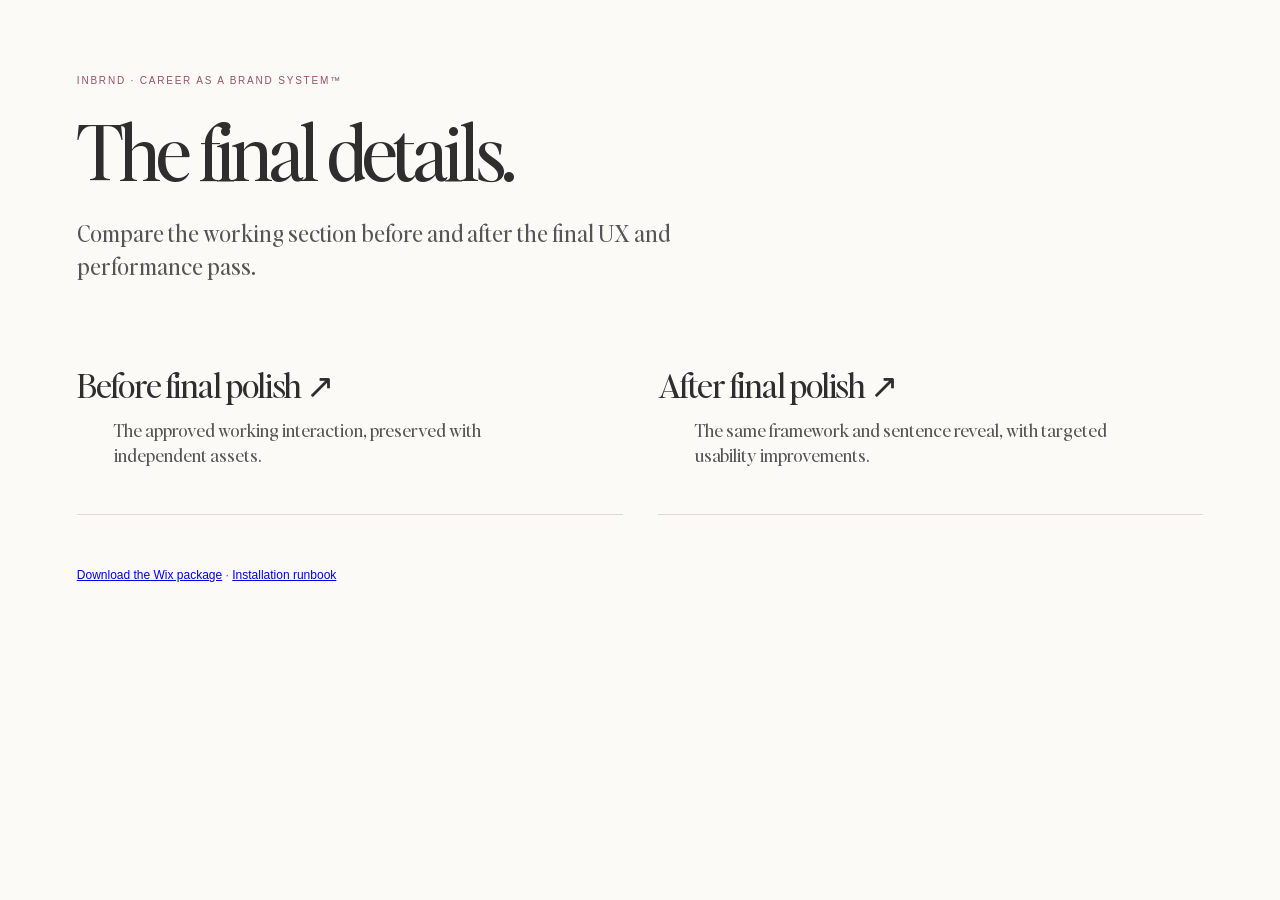
<file: polish-comparison/index.html>
<!doctype html><html lang="en"><head><meta charset="utf-8"><meta name="viewport" content="width=device-width,initial-scale=1"><title>INBRND — The final details.</title><link rel="stylesheet" href="../preview.css?v=99fcb53dbe3a"></head><body><main class="review"><p class="eyebrow">INBRND · Career as a Brand System™</p><h1>The final details.</h1><p class="deck">Compare the working section before and after the final UX and performance pass.</p><div class="directions"><a class="direction" href="../pre-polish/"><div class="label"><h2>Before final polish ↗</h2></div><p>The approved working interaction, preserved with independent assets.</p></a><a class="direction" href="../embed/"><div class="label"><h2>After final polish ↗</h2></div><p>The same framework and sentence reveal, with targeted usability improvements.</p></a></div><p class="review-note"><a href="../downloads/inbrnd-flywheel-wix.zip">Download the Wix package</a> · <a href="../runbook/">Installation runbook</a></p></main></body></html>
</file>
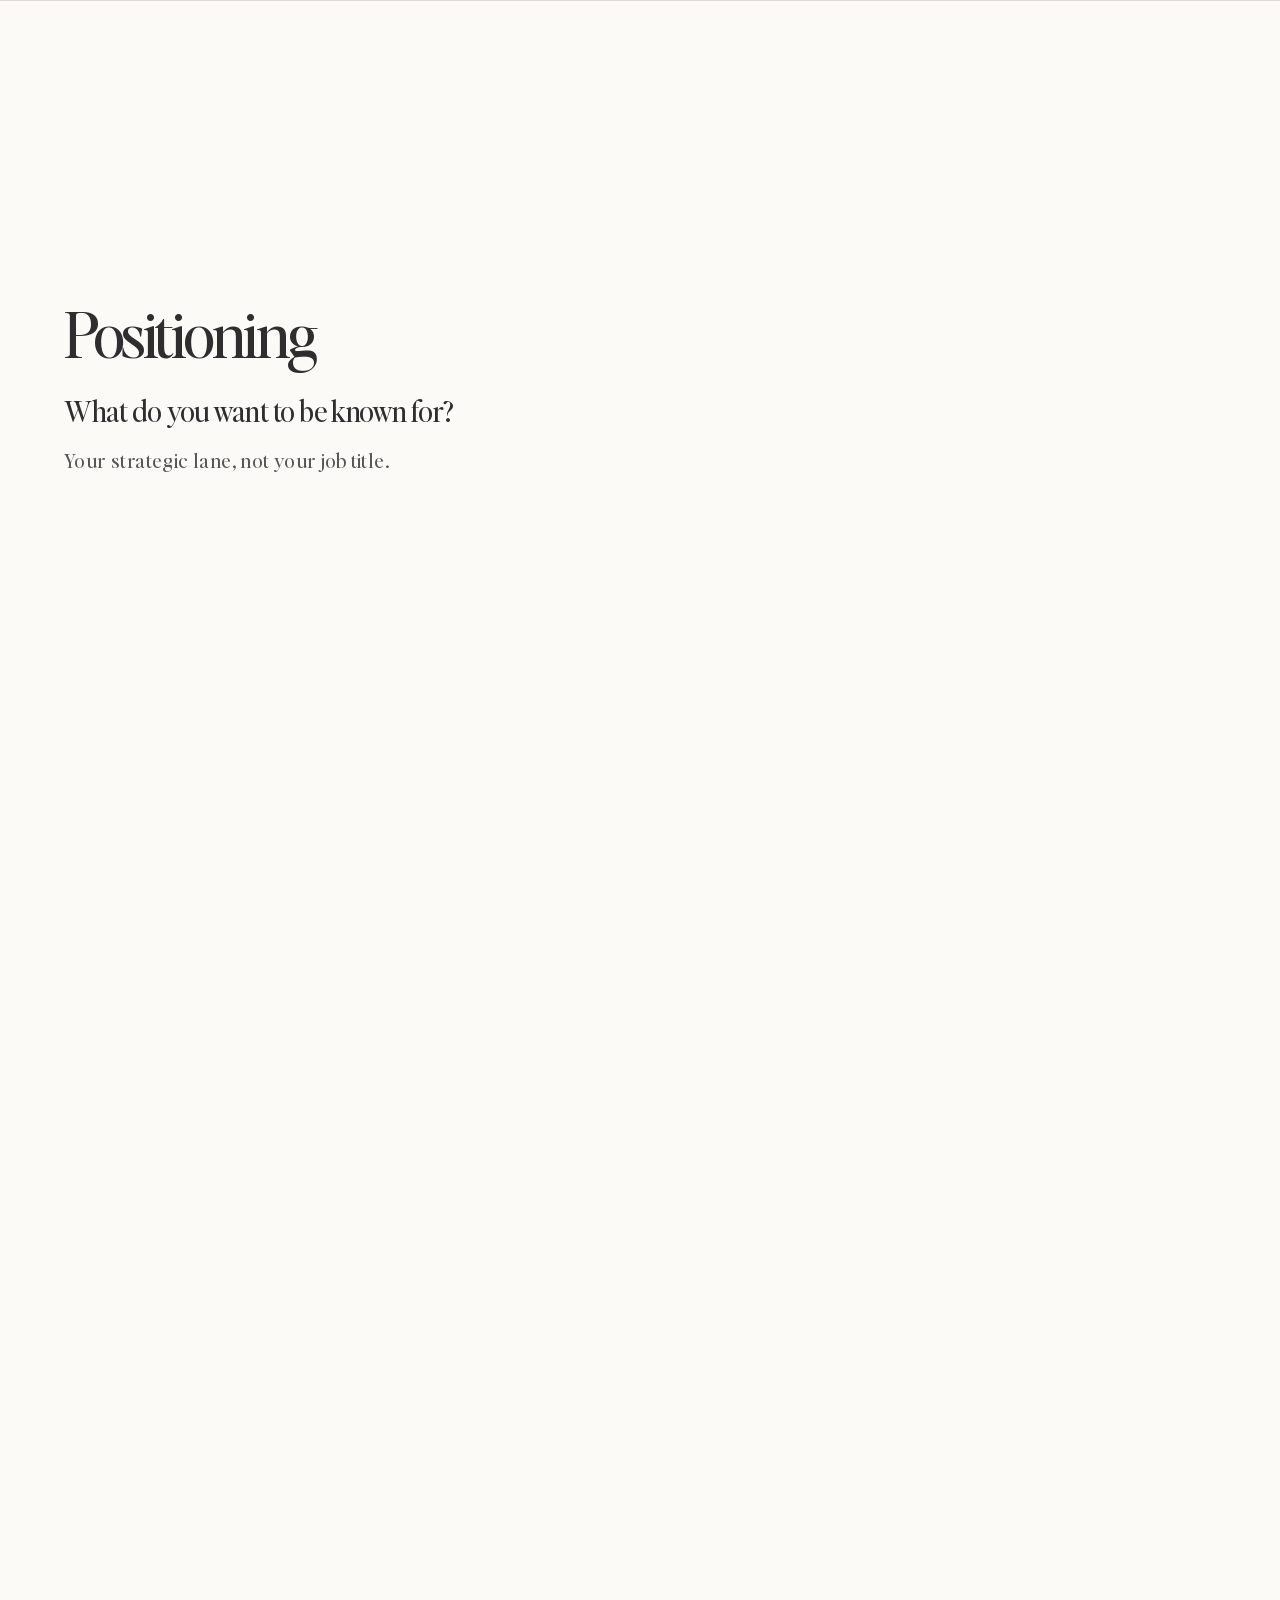
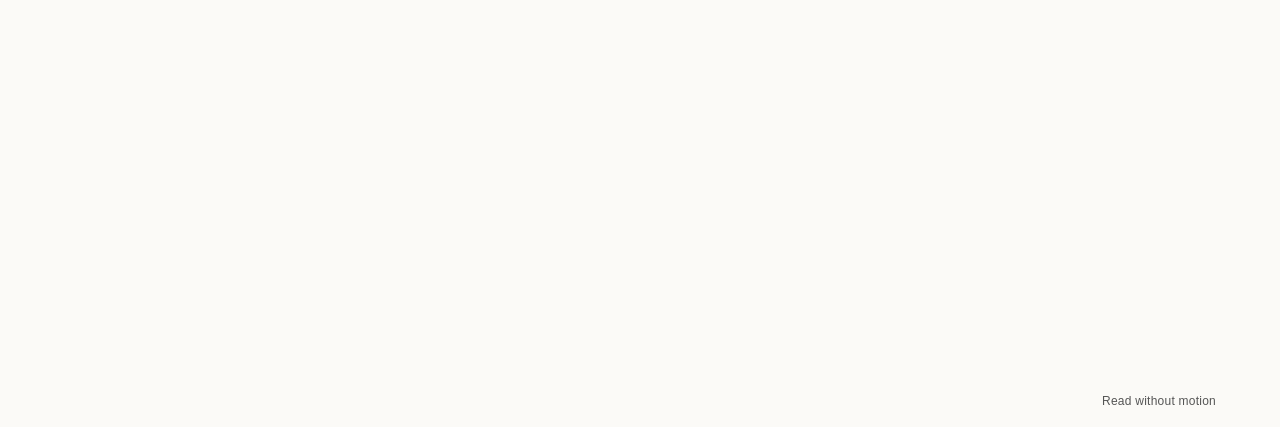
<file: pre-polish/index.html>
<!doctype html><html lang="en"><head><meta charset="utf-8"><meta name="viewport" content="width=device-width,initial-scale=1"><meta name="theme-color" content="#fbfaf7"><meta name="description" content="Five connected parts. Learn how INBRND’s Career as a Brand System connects positioning, narrative, platforms, opportunities, and signals."><title>INBRND — Flywheel with teaching copy</title><link rel="stylesheet" href="./preview.css?v=3b2d6f156e9a"><script defer src="./inbrnd-flywheel.js?v=4096476d4362"></script></head><body><a class="skip" href="#main">Skip to framework</a><main id="main"><inbrnd-flywheel heading-level="1" variant="wheel" emphasis="ring" content-mode="teaching" asset-base="./assets/" header-offset="0"><section class="fallback" aria-label="The complete INBRND framework"><h1 class="fallback-summary">The INBRND framework</h1><p class="fallback-summary">Five connected parts, clockwise from the top: Positioning, Narrative, Platforms, Opportunities, Signals, and back to Positioning. The outer ring represents cumulative authority, recognition, and career momentum, an outcome of the system.</p><div class="fallback-diagram" role="img" aria-label="Five connected parts, clockwise from the top: Positioning, Narrative, Platforms, Opportunities, Signals, and back to Positioning. The outer ring represents cumulative authority, recognition, and career momentum, an outcome of the system."><svg viewBox="0 0 680 680" aria-hidden="true" focusable="false">
    <defs><path class="authority-path" id="fallback-teaching-title" d="M 61.31035548623015 210.04488451473492 A 307.5 307.5 0 0 1 618.6896445137698 210.04488451473492"/>
    <path class="momentum-path" id="fallback-teaching-momentum" d="M 48.114514106976515 476.1084373762097 A 322.06 322.06 0 0 0 631.8854858930235 476.1084373762096"/><path id="fallback-teaching-momentum-mobile" d="M 38.877425141498975 480.4157626998709 A 332.252 332.252 0 0 0 641.122574858501 480.41576269987087"/></defs>
    <g class="stage-part" data-part="0">
        <path class="rose-segment" d="M 169.51854247683988 106.63960781491014 A 289 289 0 0 1 510.48145752316015 106.63960781491016" pathLength="100"/>
        <path class="connection" d="M 422.0535369827475 146.69398077498755 A 210 210 0 0 1 498.4890118467821 202.2276039119935" pathLength="100"/>
        <path class="arrowhead" d="M-13 -8 L2 0 L-13 8 Z" transform="translate(498.4890118467821 202.2276039119935) rotate(49)"/>
        <g class="node"><text class="node-label" x="340" y="139">Positioning</text></g>
      </g><g class="stage-part" data-part="1">
        <path class="rose-segment" d="M 509.2572540323551 105.75017191590769 A 289 289 0 0 1 614.6205892332896 430.02517408570145" pathLength="100"/>
        <path class="connection" d="M 549.2008865992666 358.3027059770082 A 210 210 0 0 1 520.0051331474435 448.1579957311114" pathLength="100"/>
        <path class="arrowhead" d="M-13 -8 L2 0 L-13 8 Z" transform="translate(520.0051331474435 448.1579957311114) rotate(121)"/>
        <g class="node"><text class="node-label" x="539.7218684219822" y="284.10643118126103">Narrative</text></g>
      </g><g class="stage-part" data-part="2">
        <path class="rose-segment" d="M 615.0881933576309 428.58603657030113 A 289 289 0 0 1 339.2434006335361 628.9990096131796" pathLength="100"/>
        <path class="connection" d="M 387.2397214122116 544.6177136048993 A 210 210 0 0 1 292.7602785877884 544.6177136048993" pathLength="100"/>
        <path class="arrowhead" d="M-13 -8 L2 0 L-13 8 Z" transform="translate(292.7602785877884 544.6177136048993) rotate(193)"/>
        <g class="node"><text class="node-label" x="463.4349029814193" y="518.8935688187389">Platforms</text></g>
      </g><g class="stage-part" data-part="3">
        <path class="rose-segment" d="M 340.7565993664639 628.9990096131796 A 289 289 0 0 1 64.91180664236919 428.5860365703011" pathLength="100"/>
        <path class="connection" d="M 159.99486685255644 448.15799573111144 A 210 210 0 0 1 130.79911340073343 358.3027059770083" pathLength="100"/>
        <path class="arrowhead" d="M-13 -8 L2 0 L-13 8 Z" transform="translate(130.79911340073343 358.3027059770083) rotate(265)"/>
        <g class="node"><text class="node-label" x="216.56509701858067" y="518.8935688187389">Opportunities</text></g>
      </g><g class="stage-part" data-part="4">
        <path class="rose-segment" d="M 65.37941076671046 430.02517408570145 A 289 289 0 0 1 170.74274596764482 105.75017191590771" pathLength="100"/>
        <path class="connection" d="M 181.5109881532179 202.22760391199344 A 210 210 0 0 1 257.9464630172525 146.69398077498755" pathLength="100"/>
        <path class="arrowhead" d="M-13 -8 L2 0 L-13 8 Z" transform="translate(257.9464630172525 146.69398077498755) rotate(337)"/>
        <g class="node"><text class="node-label" x="140.27813157801776" y="284.106431181261">Signals</text></g>
      </g>
    <text class="authority"><textPath href="#fallback-teaching-title" startOffset="50%">AUTHORITY / RECOGNITION</textPath></text>
    <text class="momentum momentum-desktop"><textPath href="#fallback-teaching-momentum" startOffset="50%">CAREER MOMENTUM</textPath></text>
  <text class="momentum momentum-mobile"><textPath href="#fallback-teaching-momentum-mobile" startOffset="50%">CAREER MOMENTUM</textPath></text></svg></div><p class="fallback-payoff">As authority and recognition compound, career momentum grows.</p><ol><li><h2>Positioning</h2><p>What do you want to be known for?</p><p>Your strategic lane, not your job title.</p></li><li><h2>Narrative</h2><p>How does your experience connect?</p><p>A clear story makes you easier to understand.</p></li><li><h2>Platforms</h2><p>Where does your story live?</p><p>The places where people encounter your work, thinking, and perspective.</p></li><li><h2>Opportunities</h2><p>What becomes possible when the system works?</p><p>New conversations, relationships, roles, clients, and collaborations.</p></li><li><h2>Signals</h2><p>What gives your positioning credibility?</p><p>Projects, writing, talks, awards, partnerships, recommendations, and visible contributions.</p></li></ol></section></inbrnd-flywheel></main></body></html>
</file>
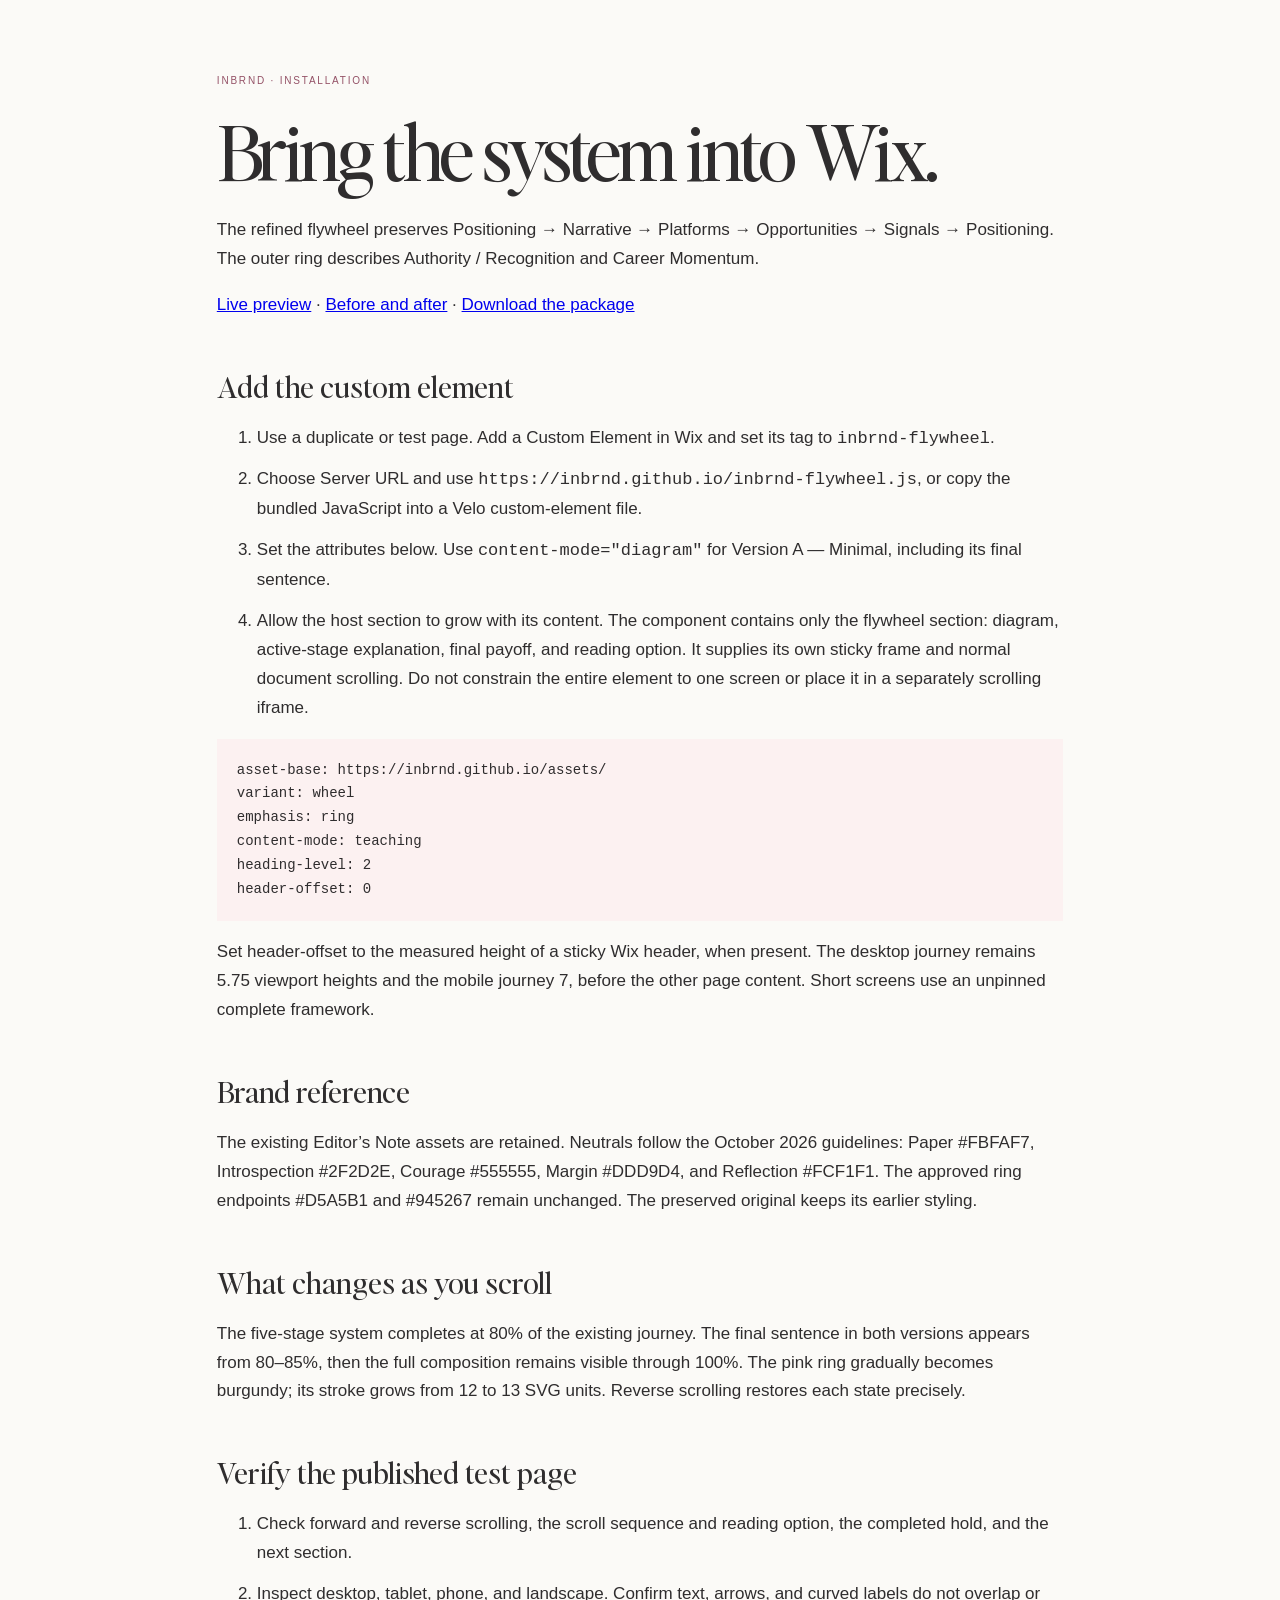
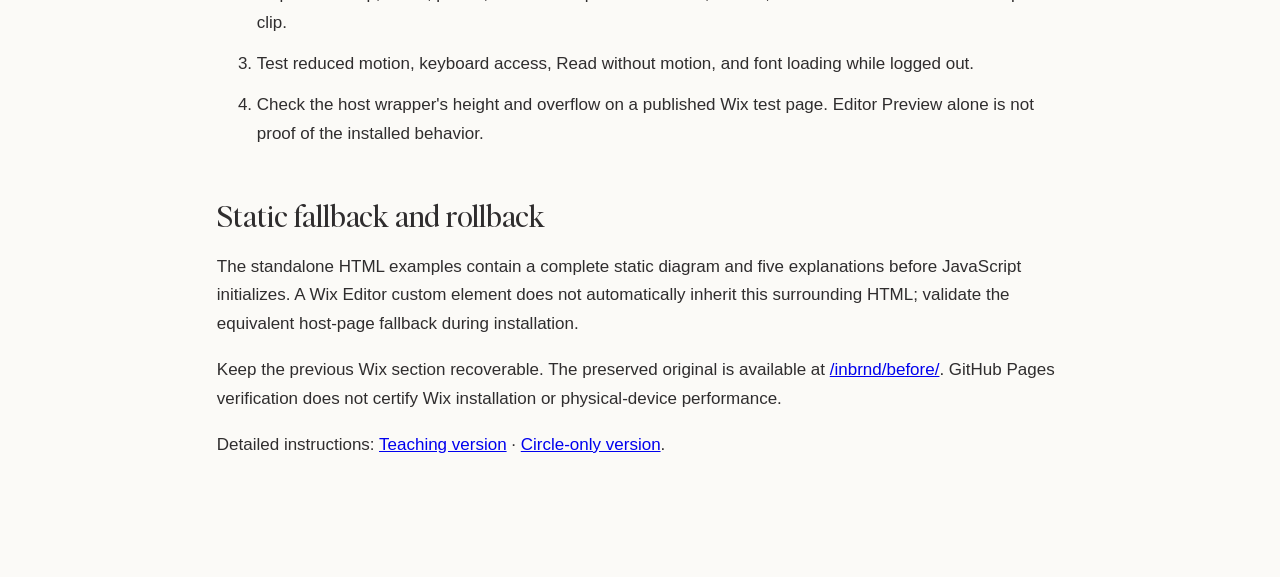
<file: runbook/index.html>
<!doctype html><html lang="en"><head><meta charset="utf-8"><meta name="viewport" content="width=device-width,initial-scale=1"><title>INBRND — Wix installation runbook</title><link rel="stylesheet" href="../preview.css?v=99fcb53dbe3a"><style>.review{max-width:1000px}.review h2{font-weight:400;font-size:30px;margin:45px 0 18px}.review p,.review li{font:17px/1.7 Arial,sans-serif}.review li{margin-bottom:12px}pre{padding:20px;background:var(--soft);overflow:auto;font:14px/1.7 monospace}</style></head><body><main class="review"><p class="eyebrow">INBRND · Installation</p><h1>Bring the system into Wix.</h1><p>The refined flywheel preserves Positioning → Narrative → Platforms → Opportunities → Signals → Positioning. The outer ring describes Authority / Recognition and Career Momentum.</p><p><a href="../educational/">Live preview</a> · <a href="../comparison/">Before and after</a> · <a href="../downloads/inbrnd-flywheel-wix.zip">Download the package</a></p><h2>Add the custom element</h2><ol><li>Use a duplicate or test page. Add a Custom Element in Wix and set its tag to <code>inbrnd-flywheel</code>.</li><li>Choose Server URL and use <code>https://inbrnd.github.io/inbrnd-flywheel.js</code>, or copy the bundled JavaScript into a Velo custom-element file.</li><li>Set the attributes below. Use <code>content-mode="diagram"</code> for Version A — Minimal, including its final sentence.</li><li>Allow the host section to grow with its content. The component contains only the flywheel section: diagram, active-stage explanation, final payoff, and reading option. It supplies its own sticky frame and normal document scrolling. Do not constrain the entire element to one screen or place it in a separately scrolling iframe.</li></ol><pre>asset-base: https://inbrnd.github.io/assets/
variant: wheel
emphasis: ring
content-mode: teaching
heading-level: 2
header-offset: 0</pre><p>Set header-offset to the measured height of a sticky Wix header, when present. The desktop journey remains 5.75 viewport heights and the mobile journey 7, before the other page content. Short screens use an unpinned complete framework.</p><h2>Brand reference</h2><p>The existing Editor’s Note assets are retained. Neutrals follow the October 2026 guidelines: Paper #FBFAF7, Introspection #2F2D2E, Courage #555555, Margin #DDD9D4, and Reflection #FCF1F1. The approved ring endpoints #D5A5B1 and #945267 remain unchanged. The preserved original keeps its earlier styling.</p><h2>What changes as you scroll</h2><p>The five-stage system completes at 80% of the existing journey. The final sentence in both versions appears from 80–85%, then the full composition remains visible through 100%. The pink ring gradually becomes burgundy; its stroke grows from 12 to 13 SVG units. Reverse scrolling restores each state precisely.</p><h2>Verify the published test page</h2><ol><li>Check forward and reverse scrolling, the scroll sequence and reading option, the completed hold, and the next section.</li><li>Inspect desktop, tablet, phone, and landscape. Confirm text, arrows, and curved labels do not overlap or clip.</li><li>Test reduced motion, keyboard access, Read without motion, and font loading while logged out.</li><li>Check the host wrapper's height and overflow on a published Wix test page. Editor Preview alone is not proof of the installed behavior.</li></ol><h2>Static fallback and rollback</h2><p>The standalone HTML examples contain a complete static diagram and five explanations before JavaScript initializes. A Wix Editor custom element does not automatically inherit this surrounding HTML; validate the equivalent host-page fallback during installation.</p><p>Keep the previous Wix section recoverable. The preserved original is available at <a href="../before/">/inbrnd/before/</a>. GitHub Pages verification does not certify Wix installation or physical-device performance.</p><p>Detailed instructions: <a href="../downloads/wix-teaching-copy-runbook.md">Teaching version</a> · <a href="../downloads/wix-diagram-only-runbook.md">Circle-only version</a>.</p></main></body></html>
</file>
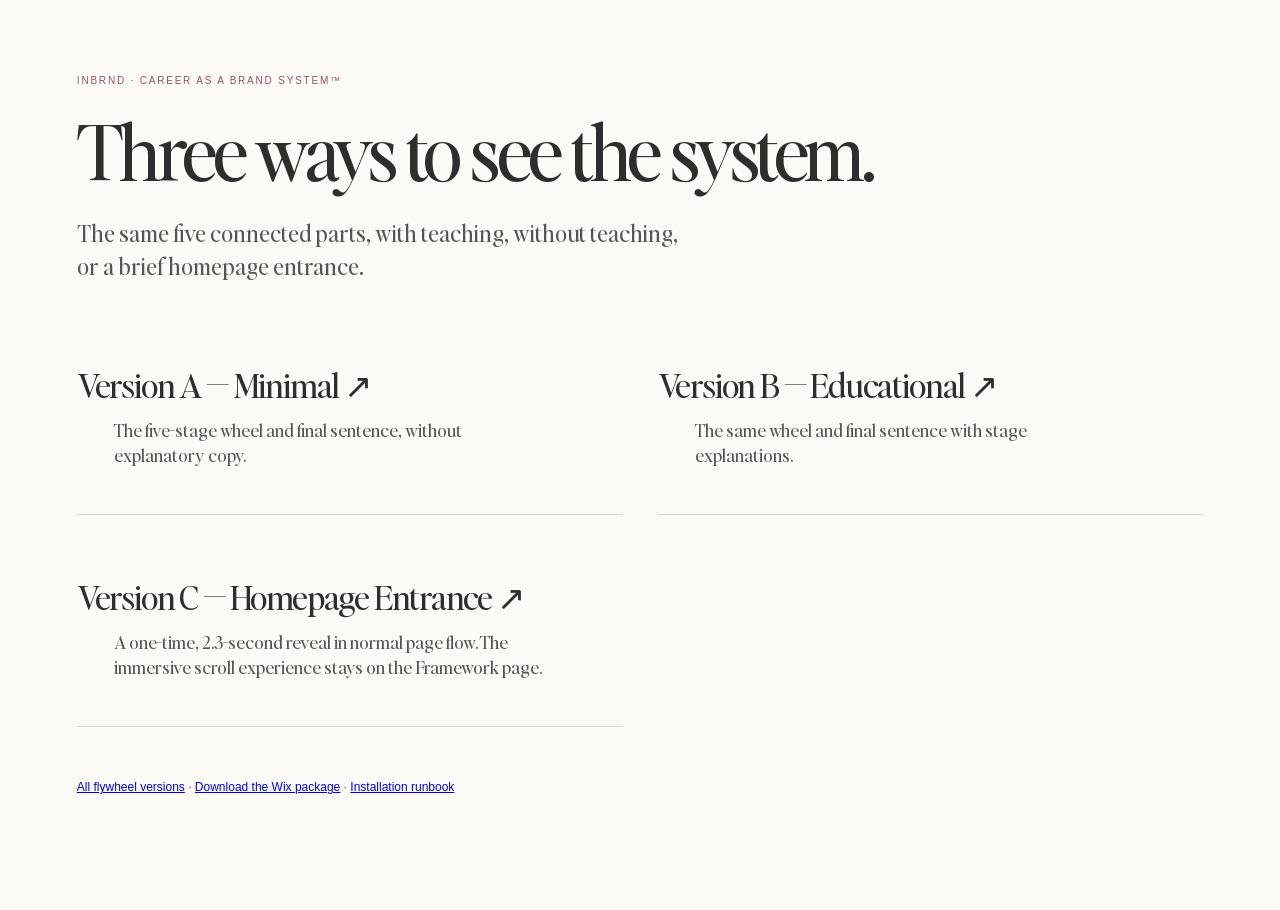
<file: versions/index.html>
<!doctype html><html lang="en"><head><meta charset="utf-8"><meta name="viewport" content="width=device-width,initial-scale=1"><title>INBRND — Three ways to see the system.</title><link rel="stylesheet" href="../preview.css?v=99fcb53dbe3a"></head><body><main class="review"><p class="eyebrow">INBRND · Career as a Brand System™</p><h1>Three ways to see the system.</h1><p class="deck">The same five connected parts, with teaching, without teaching, or a brief homepage entrance.</p><div class="directions"><a class="direction" href="../minimal/"><div class="label"><h2>Version A — Minimal ↗</h2></div><p>The five-stage wheel and final sentence, without explanatory copy.</p></a><a class="direction" href="../educational/"><div class="label"><h2>Version B — Educational ↗</h2></div><p>The same wheel and final sentence with stage explanations.</p></a><a class="direction" href="../homepage/"><div class="label"><h2>Version C — Homepage Entrance ↗</h2></div><p>A one-time, 2.3-second reveal in normal page flow. The immersive scroll experience stays on the Framework page.</p></a></div><p class="review-note"><a href="../">All flywheel versions</a> · <a href="../downloads/inbrnd-flywheel-wix.zip">Download the Wix package</a> · <a href="../runbook/">Installation runbook</a></p></main></body></html>
</file>
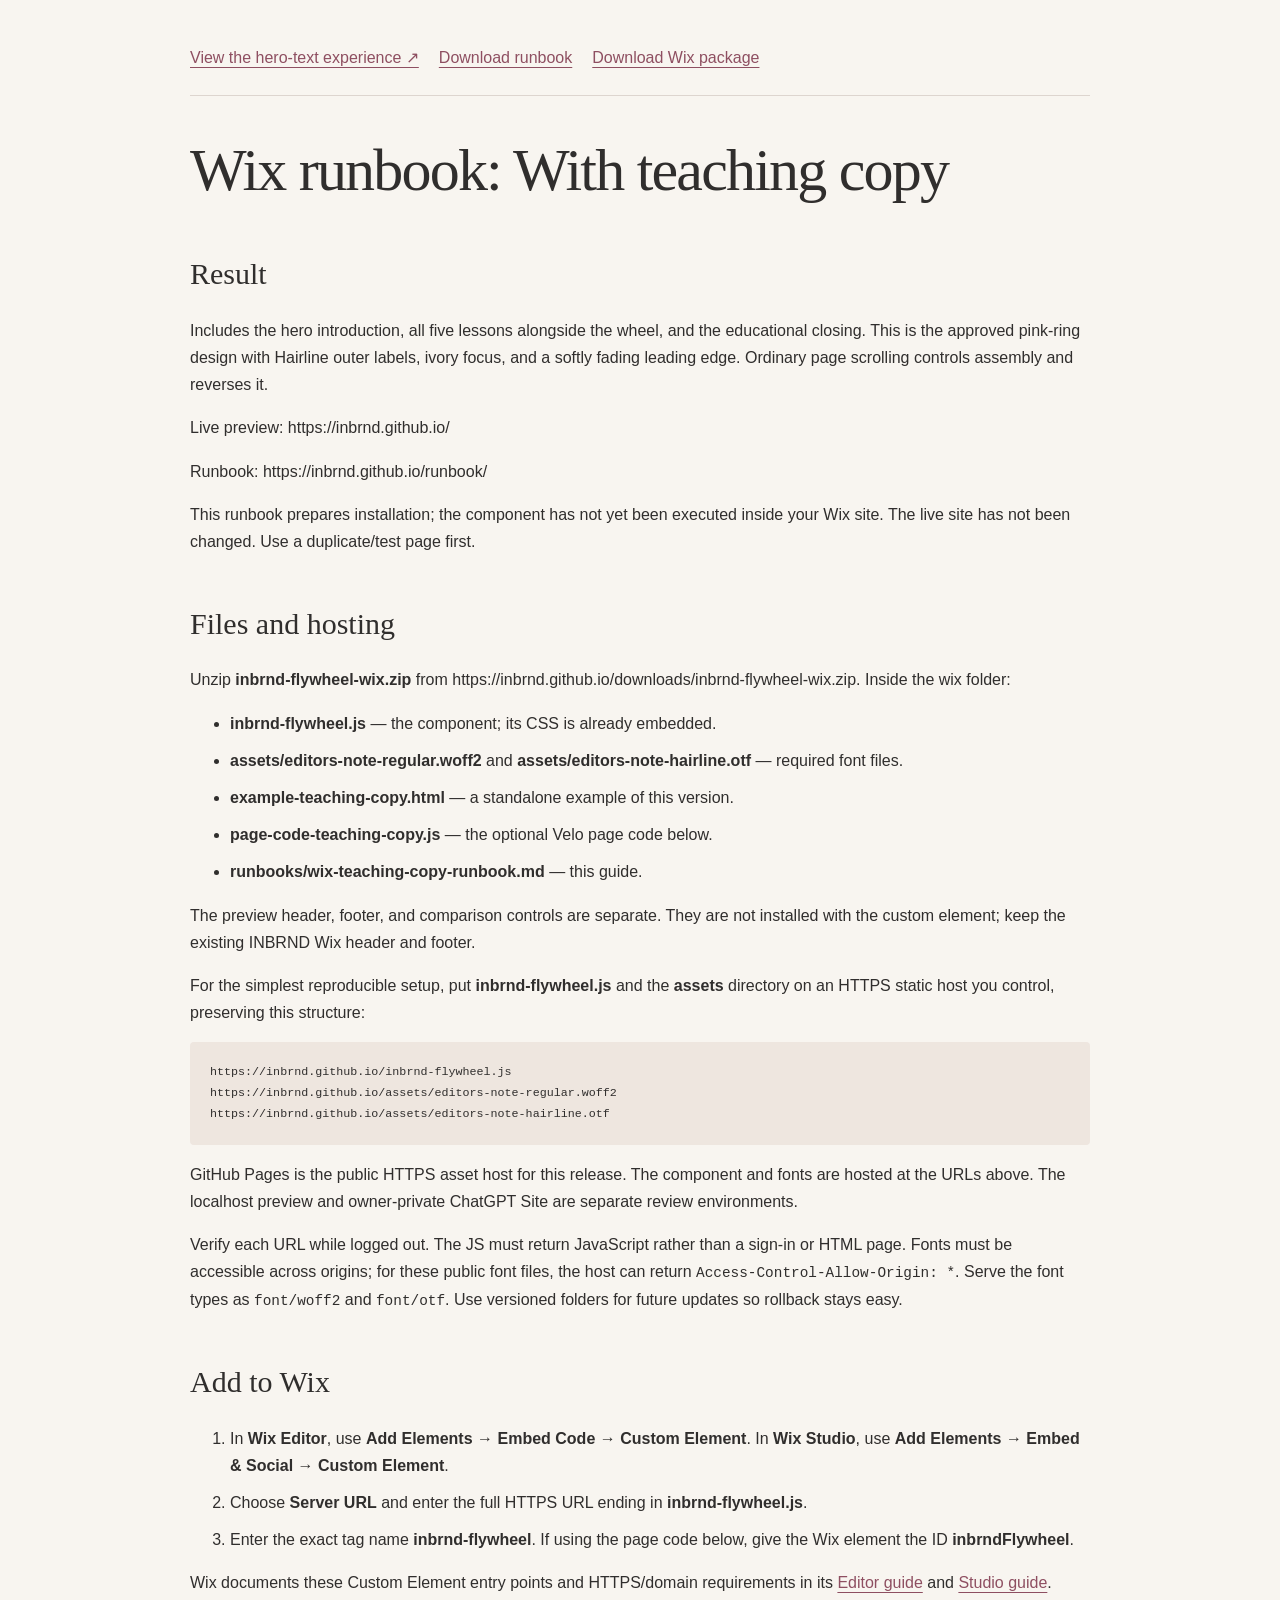
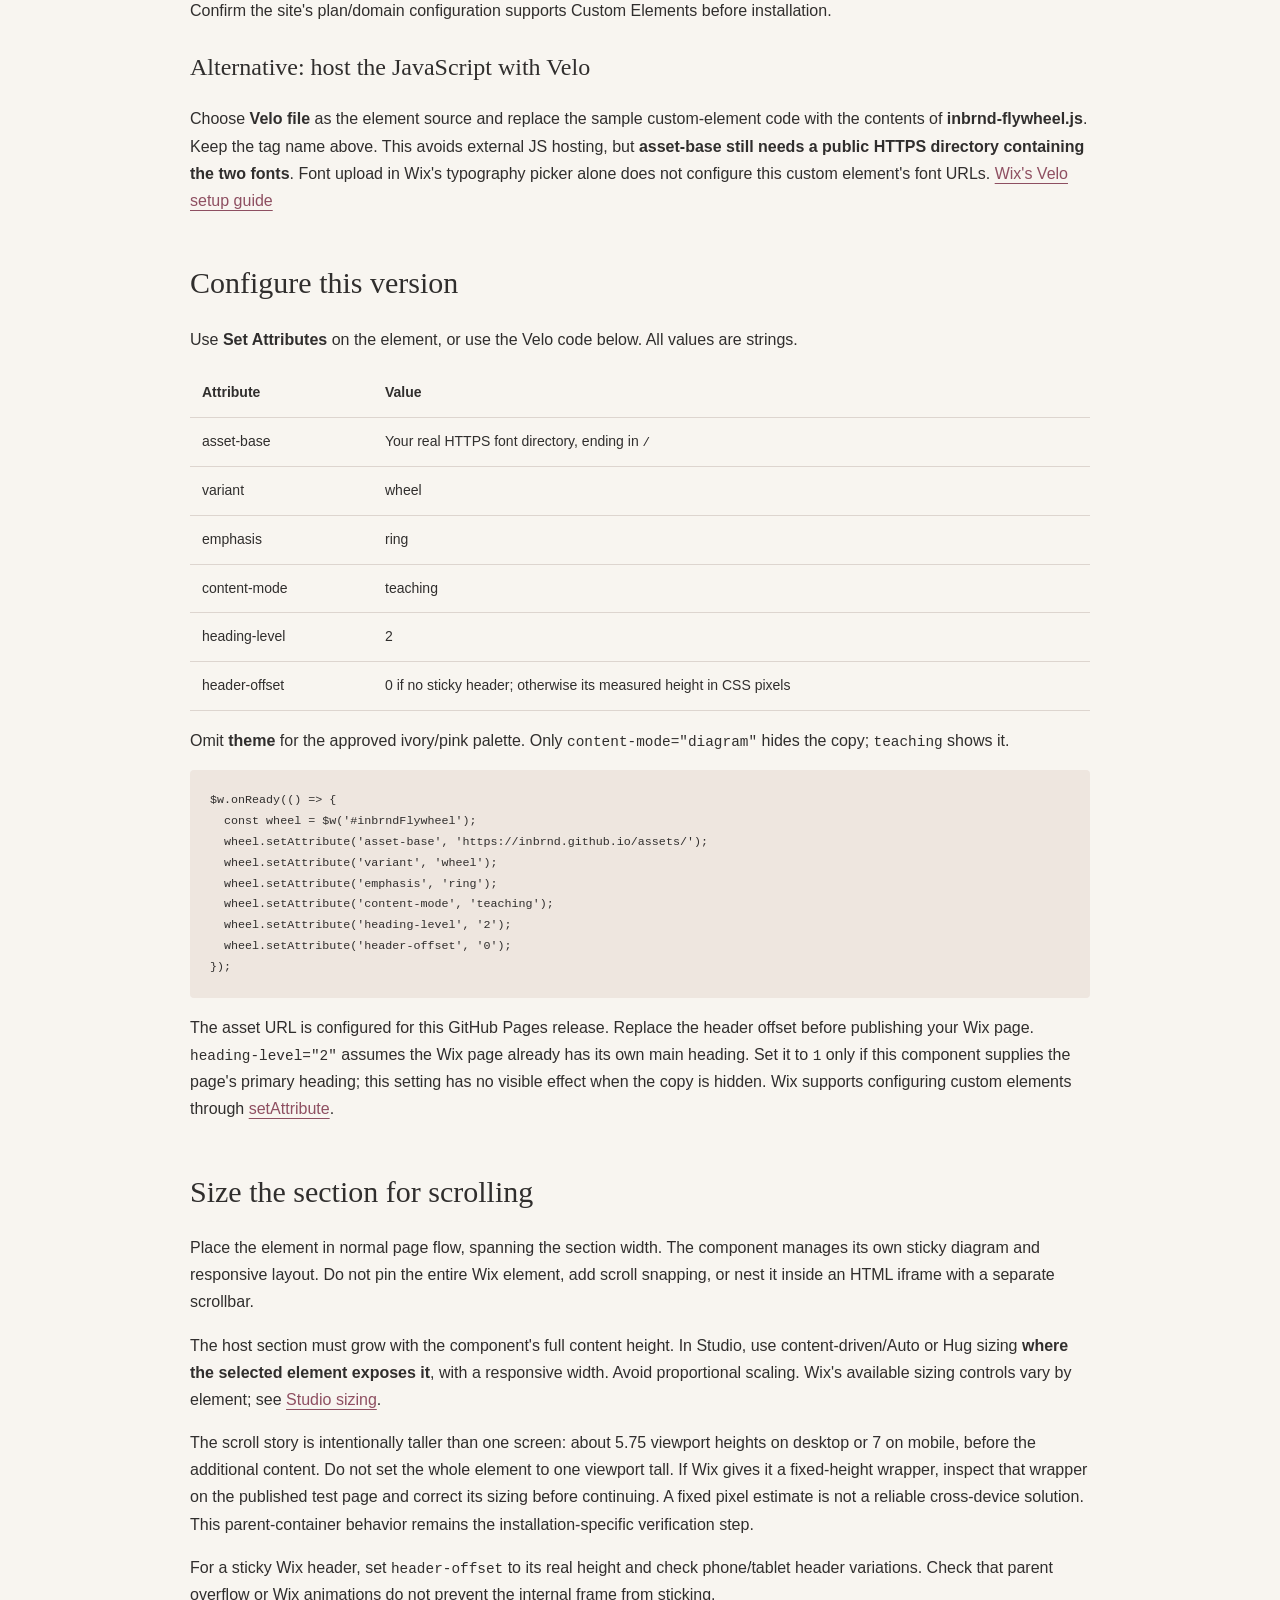
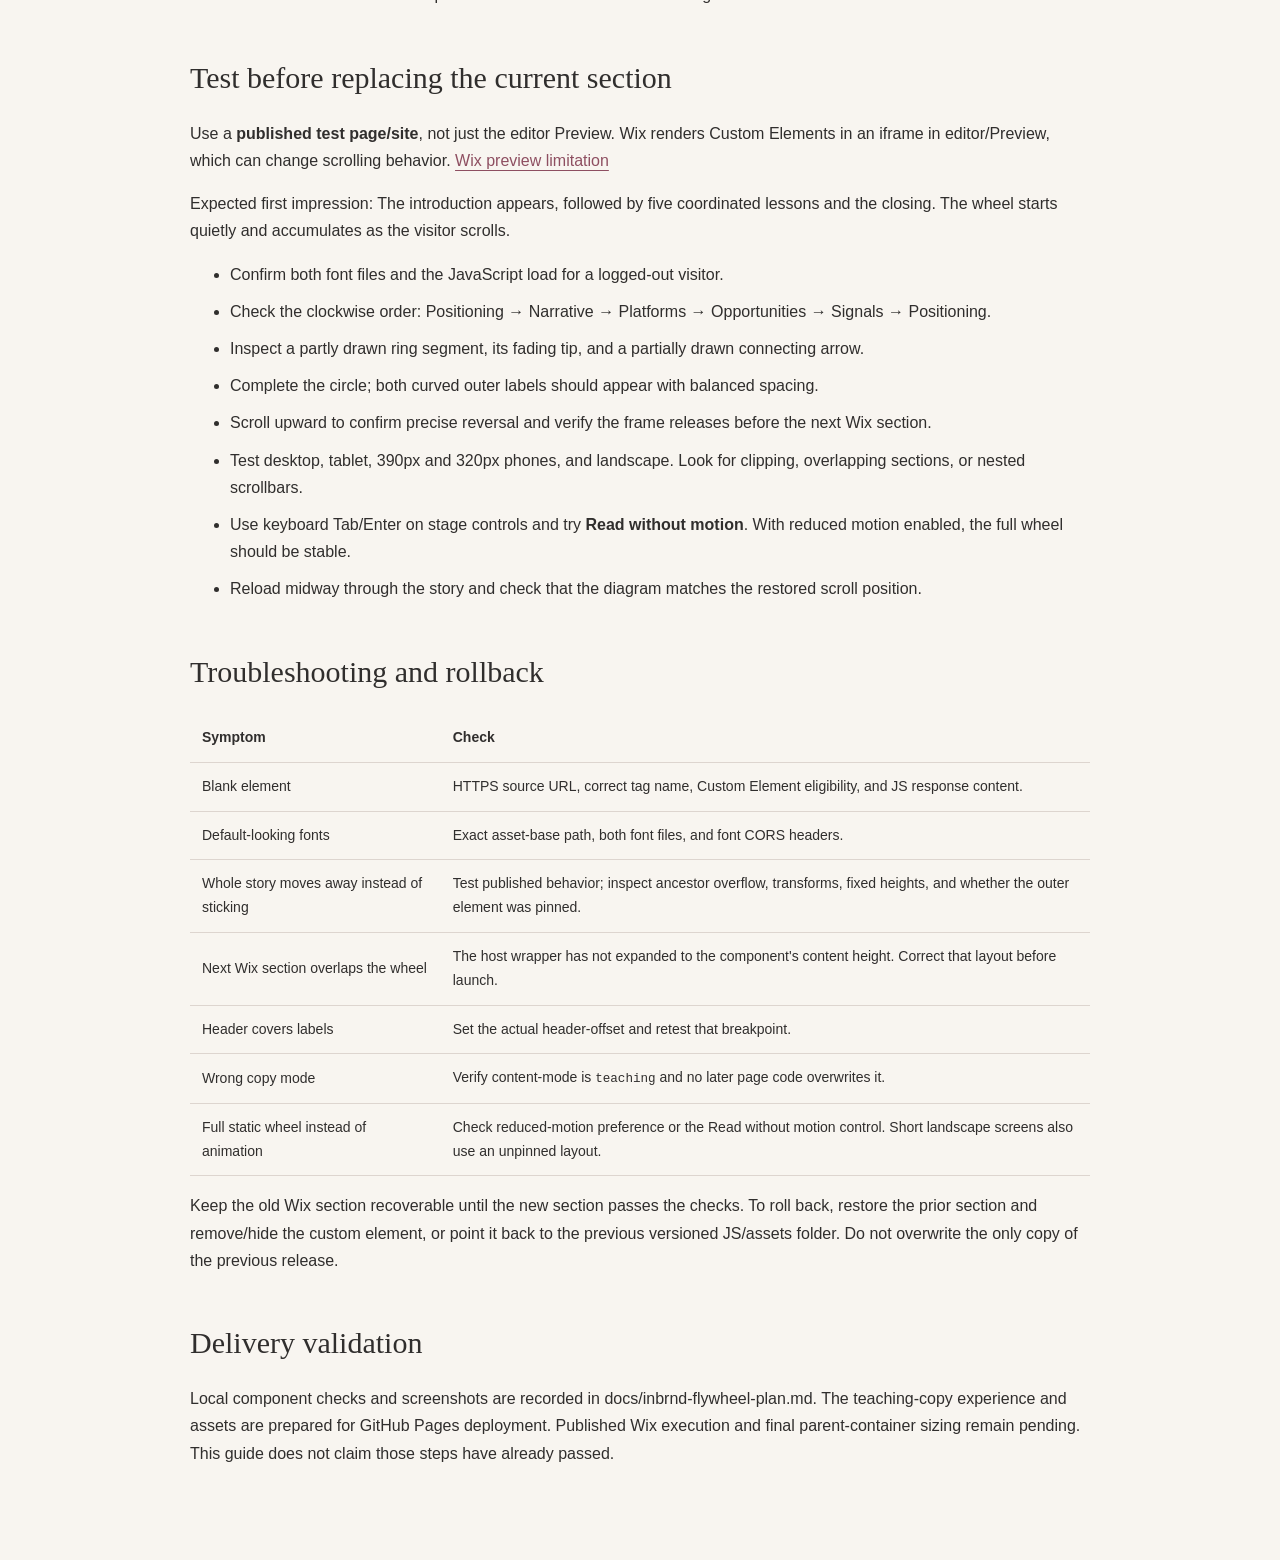
<file: before/runbook/index.html>
<!doctype html><html lang="en"><head><meta charset="utf-8"><meta name="viewport" content="width=device-width,initial-scale=1"><title>INBRND — Wix runbook with hero and teaching copy</title><style>body{margin:0;background:#f8f5f0;color:#302e2d;font:16px/1.7 Arial,sans-serif}main{max-width:900px;margin:auto;padding:44px 24px 80px}h1,h2,h3{font-family:Georgia,serif;font-weight:400;line-height:1.15}h1{font-size:clamp(38px,6vw,60px);letter-spacing:-.03em}h2{font-size:30px;margin-top:52px}h3{font-size:24px;margin-top:30px}a{color:#8e4f61;text-underline-offset:4px}nav{display:flex;flex-wrap:wrap;gap:20px;border-bottom:1px solid #ddd5cf;padding-bottom:24px}li{margin:10px 0}pre{background:#eee6df;padding:20px;overflow:auto;border-radius:4px;font:13px/1.6 monospace}code{font-size:.9em;overflow-wrap:anywhere}.table-wrap{overflow:auto}table{border-collapse:collapse;width:100%;font-size:14px}th,td{border-bottom:1px solid #ddd5cf;text-align:left;padding:12px}a:focus-visible{outline:2px solid #a46476;outline-offset:5px}</style></head><body><main><nav aria-label="Runbook"><a href="../">View the hero-text experience ↗</a><a href="../downloads/wix-teaching-copy-runbook.md" download>Download runbook</a><a href="../downloads/inbrnd-flywheel-wix.zip" download>Download Wix package</a></nav><h1>Wix runbook: With teaching copy</h1><h2>Result</h2><p>Includes the hero introduction, all five lessons alongside the wheel, and the educational closing. This is the approved pink-ring design with Hairline outer labels, ivory focus, and a softly fading leading edge. Ordinary page scrolling controls assembly and reverses it.</p><p>Live preview: https://inbrnd.github.io/</p><p>Runbook: https://inbrnd.github.io/runbook/</p><p>This runbook prepares installation; the component has not yet been executed inside your Wix site. The live site has not been changed. Use a duplicate/test page first.</p><h2>Files and hosting</h2><p>Unzip <strong>inbrnd-flywheel-wix.zip</strong> from https://inbrnd.github.io/downloads/inbrnd-flywheel-wix.zip. Inside the wix folder:</p><ul><li><strong>inbrnd-flywheel.js</strong> — the component; its CSS is already embedded.</li><li><strong>assets/editors-note-regular.woff2</strong> and <strong>assets/editors-note-hairline.otf</strong> — required font files.</li><li><strong>example-teaching-copy.html</strong> — a standalone example of this version.</li><li><strong>page-code-teaching-copy.js</strong> — the optional Velo page code below.</li><li><strong>runbooks/wix-teaching-copy-runbook.md</strong> — this guide.</li></ul><p>The preview header, footer, and comparison controls are separate. They are not installed with the custom element; keep the existing INBRND Wix header and footer.</p><p>For the simplest reproducible setup, put <strong>inbrnd-flywheel.js</strong> and the <strong>assets</strong> directory on an HTTPS static host you control, preserving this structure:</p><pre><code>https://inbrnd.github.io/inbrnd-flywheel.js
https://inbrnd.github.io/assets/editors-note-regular.woff2
https://inbrnd.github.io/assets/editors-note-hairline.otf</code></pre><p>GitHub Pages is the public HTTPS asset host for this release. The component and fonts are hosted at the URLs above. The localhost preview and owner-private ChatGPT Site are separate review environments.</p><p>Verify each URL while logged out. The JS must return JavaScript rather than a sign-in or HTML page. Fonts must be accessible across origins; for these public font files, the host can return <code>Access-Control-Allow-Origin: *</code>. Serve the font types as <code>font/woff2</code> and <code>font/otf</code>. Use versioned folders for future updates so rollback stays easy.</p><h2>Add to Wix</h2><ol><li>In <strong>Wix Editor</strong>, use <strong>Add Elements → Embed Code → Custom Element</strong>. In <strong>Wix Studio</strong>, use <strong>Add Elements → Embed &amp; Social → Custom Element</strong>.</li><li>Choose <strong>Server URL</strong> and enter the full HTTPS URL ending in <strong>inbrnd-flywheel.js</strong>.</li><li>Enter the exact tag name <strong>inbrnd-flywheel</strong>. If using the page code below, give the Wix element the ID <strong>inbrndFlywheel</strong>.</li></ol><p>Wix documents these Custom Element entry points and HTTPS/domain requirements in its <a href="https://support.wix.com/en/article/wix-editor-adding-a-custom-element-to-your-site">Editor guide</a> and <a href="https://support.wix.com/en/article/studio-editor-adding-a-custom-element">Studio guide</a>. Confirm the site&#x27;s plan/domain configuration supports Custom Elements before installation.</p><h3>Alternative: host the JavaScript with Velo</h3><p>Choose <strong>Velo file</strong> as the element source and replace the sample custom-element code with the contents of <strong>inbrnd-flywheel.js</strong>. Keep the tag name above. This avoids external JS hosting, but <strong>asset-base still needs a public HTTPS directory containing the two fonts</strong>. Font upload in Wix&#x27;s typography picker alone does not configure this custom element&#x27;s font URLs. <a href="https://dev.wix.com/docs/velo/velo-only-apis/%24w/custom-element/add-a-custom-element">Wix&#x27;s Velo setup guide</a></p><h2>Configure this version</h2><p>Use <strong>Set Attributes</strong> on the element, or use the Velo code below. All values are strings.</p><div class="table-wrap"><table><thead><tr><th>Attribute</th><th>Value</th></tr></thead><tbody><tr><td>asset-base</td><td>Your real HTTPS font directory, ending in <code>/</code></td></tr><tr><td>variant</td><td>wheel</td></tr><tr><td>emphasis</td><td>ring</td></tr><tr><td>content-mode</td><td>teaching</td></tr><tr><td>heading-level</td><td>2</td></tr><tr><td>header-offset</td><td>0 if no sticky header; otherwise its measured height in CSS pixels</td></tr></tbody></table></div><p>Omit <strong>theme</strong> for the approved ivory/pink palette. Only <code>content-mode=&quot;diagram&quot;</code> hides the copy; <code>teaching</code> shows it.</p><pre><code>$w.onReady(() =&gt; {
  const wheel = $w(&#x27;#inbrndFlywheel&#x27;);
  wheel.setAttribute(&#x27;asset-base&#x27;, &#x27;https://inbrnd.github.io/assets/&#x27;);
  wheel.setAttribute(&#x27;variant&#x27;, &#x27;wheel&#x27;);
  wheel.setAttribute(&#x27;emphasis&#x27;, &#x27;ring&#x27;);
  wheel.setAttribute(&#x27;content-mode&#x27;, &#x27;teaching&#x27;);
  wheel.setAttribute(&#x27;heading-level&#x27;, &#x27;2&#x27;);
  wheel.setAttribute(&#x27;header-offset&#x27;, &#x27;0&#x27;);
});</code></pre><p>The asset URL is configured for this GitHub Pages release. Replace the header offset before publishing your Wix page. <code>heading-level=&quot;2&quot;</code> assumes the Wix page already has its own main heading. Set it to <code>1</code> only if this component supplies the page&#x27;s primary heading; this setting has no visible effect when the copy is hidden. Wix supports configuring custom elements through <a href="https://dev.wix.com/docs/velo/velo-only-apis/%24w/custom-element/set-attribute">setAttribute</a>.</p><h2>Size the section for scrolling</h2><p>Place the element in normal page flow, spanning the section width. The component manages its own sticky diagram and responsive layout. Do not pin the entire Wix element, add scroll snapping, or nest it inside an HTML iframe with a separate scrollbar.</p><p>The host section must grow with the component&#x27;s full content height. In Studio, use content-driven/Auto or Hug sizing <strong>where the selected element exposes it</strong>, with a responsive width. Avoid proportional scaling. Wix&#x27;s available sizing controls vary by element; see <a href="https://support.wix.com/en/article/studio-editor-setting-the-size-of-your-elements">Studio sizing</a>.</p><p>The scroll story is intentionally taller than one screen: about 5.75 viewport heights on desktop or 7 on mobile, before the additional content. Do not set the whole element to one viewport tall. If Wix gives it a fixed-height wrapper, inspect that wrapper on the published test page and correct its sizing before continuing. A fixed pixel estimate is not a reliable cross-device solution. This parent-container behavior remains the installation-specific verification step.</p><p>For a sticky Wix header, set <code>header-offset</code> to its real height and check phone/tablet header variations. Check that parent overflow or Wix animations do not prevent the internal frame from sticking.</p><h2>Test before replacing the current section</h2><p>Use a <strong>published test page/site</strong>, not just the editor Preview. Wix renders Custom Elements in an iframe in editor/Preview, which can change scrolling behavior. <a href="https://support.wix.com/en/article/wix-editor-adding-a-custom-element-to-your-site">Wix preview limitation</a></p><p>Expected first impression: The introduction appears, followed by five coordinated lessons and the closing. The wheel starts quietly and accumulates as the visitor scrolls.</p><ul><li>Confirm both font files and the JavaScript load for a logged-out visitor.</li><li>Check the clockwise order: Positioning → Narrative → Platforms → Opportunities → Signals → Positioning.</li><li>Inspect a partly drawn ring segment, its fading tip, and a partially drawn connecting arrow.</li><li>Complete the circle; both curved outer labels should appear with balanced spacing.</li><li>Scroll upward to confirm precise reversal and verify the frame releases before the next Wix section.</li><li>Test desktop, tablet, 390px and 320px phones, and landscape. Look for clipping, overlapping sections, or nested scrollbars.</li><li>Use keyboard Tab/Enter on stage controls and try <strong>Read without motion</strong>. With reduced motion enabled, the full wheel should be stable.</li><li>Reload midway through the story and check that the diagram matches the restored scroll position.</li></ul><h2>Troubleshooting and rollback</h2><div class="table-wrap"><table><thead><tr><th>Symptom</th><th>Check</th></tr></thead><tbody><tr><td>Blank element</td><td>HTTPS source URL, correct tag name, Custom Element eligibility, and JS response content.</td></tr><tr><td>Default-looking fonts</td><td>Exact asset-base path, both font files, and font CORS headers.</td></tr><tr><td>Whole story moves away instead of sticking</td><td>Test published behavior; inspect ancestor overflow, transforms, fixed heights, and whether the outer element was pinned.</td></tr><tr><td>Next Wix section overlaps the wheel</td><td>The host wrapper has not expanded to the component&#x27;s content height. Correct that layout before launch.</td></tr><tr><td>Header covers labels</td><td>Set the actual header-offset and retest that breakpoint.</td></tr><tr><td>Wrong copy mode</td><td>Verify content-mode is <code>teaching</code> and no later page code overwrites it.</td></tr><tr><td>Full static wheel instead of animation</td><td>Check reduced-motion preference or the Read without motion control. Short landscape screens also use an unpinned layout.</td></tr></tbody></table></div><p>Keep the old Wix section recoverable until the new section passes the checks. To roll back, restore the prior section and remove/hide the custom element, or point it back to the previous versioned JS/assets folder. Do not overwrite the only copy of the previous release.</p><h2>Delivery validation</h2><p>Local component checks and screenshots are recorded in docs/inbrnd-flywheel-plan.md. The teaching-copy experience and assets are prepared for GitHub Pages deployment. Published Wix execution and final parent-container sizing remain pending. This guide does not claim those steps have already passed.</p></main></body></html>
</file>
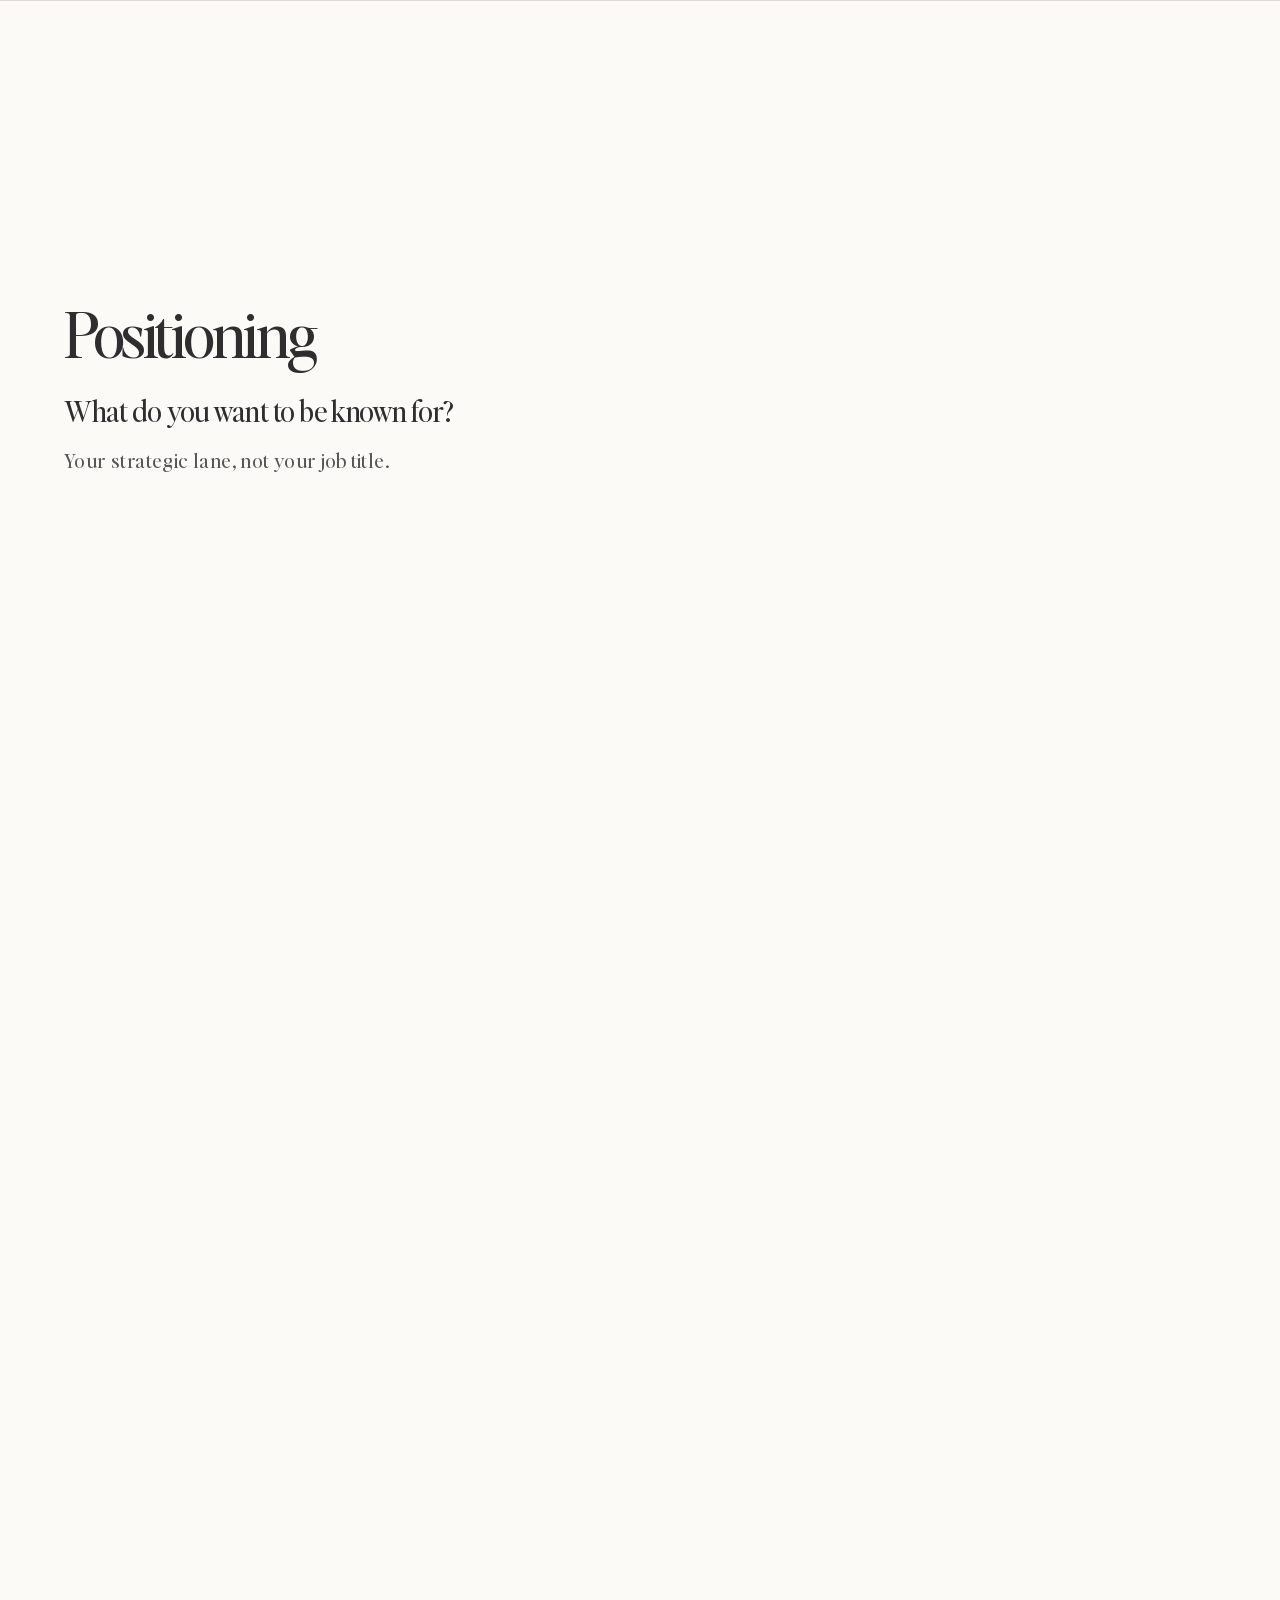
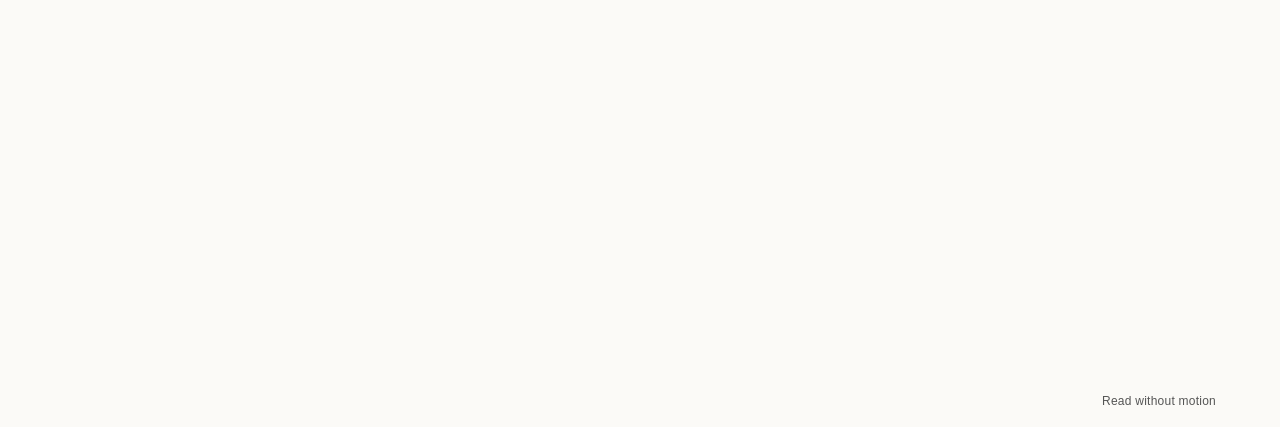
<file: example-teaching-copy.html>
<!doctype html><html lang="en"><head><meta charset="utf-8"><meta name="viewport" content="width=device-width,initial-scale=1"><meta name="theme-color" content="#fbfaf7"><meta name="description" content="Five connected parts. Learn how INBRND’s Career as a Brand System connects positioning, narrative, platforms, opportunities, and signals."><title>INBRND — Version B — Educational</title><link rel="stylesheet" href="./preview.css?v=99fcb53dbe3a"><script defer src="./inbrnd-flywheel.js?v=65799b37b923"></script></head><body><a class="skip" href="#main">Skip to framework</a><main id="main"><inbrnd-flywheel opening-transition="none" heading-level="1" variant="wheel" emphasis="ring" content-mode="teaching" asset-base="./assets/" header-offset="0"><section class="fallback" aria-label="The complete INBRND framework"><h1 class="fallback-summary">The INBRND framework</h1><p class="fallback-summary">Five connected parts, clockwise from the top: Positioning, Narrative, Platforms, Opportunities, Signals, and back to Positioning. The outer ring represents cumulative authority, recognition, and career momentum, an outcome of the system.</p><div class="fallback-diagram" role="img" aria-label="Five connected parts, clockwise from the top: Positioning, Narrative, Platforms, Opportunities, Signals, and back to Positioning. The outer ring represents cumulative authority, recognition, and career momentum, an outcome of the system."><svg viewBox="0 0 680 680" aria-hidden="true" focusable="false">
    <defs><path class="authority-path" id="fallback-teaching-title" d="M 61.31035548623015 210.04488451473492 A 307.5 307.5 0 0 1 618.6896445137698 210.04488451473492"/>
    <path class="momentum-path" id="fallback-teaching-momentum" d="M 48.114514106976515 476.1084373762097 A 322.06 322.06 0 0 0 631.8854858930235 476.1084373762096"/><path id="fallback-teaching-momentum-mobile" d="M 38.877425141498975 480.4157626998709 A 332.252 332.252 0 0 0 641.122574858501 480.41576269987087"/><path id="fallback-teaching-momentum-phone" d="M 34.91867272772288 482.2617592671543 A 336.62 336.62 0 0 0 645.0813272722771 482.2617592671543"/></defs>
    <g class="stage-part" data-part="0">
        <path class="rose-segment" d="M 169.51854247683988 106.63960781491014 A 289 289 0 0 1 510.48145752316015 106.63960781491016" pathLength="100"/>
        <path class="connection" d="M 422.0535369827475 146.69398077498755 A 210 210 0 0 1 498.4890118467821 202.2276039119935" pathLength="100"/>
        <path class="arrowhead" d="M-13 -8 L2 0 L-13 8 Z" transform="translate(498.4890118467821 202.2276039119935) rotate(49)"/>
        <g class="node"><text class="node-label" x="340" y="139">Positioning</text></g>
      </g><g class="stage-part" data-part="1">
        <path class="rose-segment" d="M 509.2572540323551 105.75017191590769 A 289 289 0 0 1 614.6205892332896 430.02517408570145" pathLength="100"/>
        <path class="connection" d="M 549.2008865992666 358.3027059770082 A 210 210 0 0 1 520.0051331474435 448.1579957311114" pathLength="100"/>
        <path class="arrowhead" d="M-13 -8 L2 0 L-13 8 Z" transform="translate(520.0051331474435 448.1579957311114) rotate(121)"/>
        <g class="node"><text class="node-label" x="539.7218684219822" y="284.10643118126103">Narrative</text></g>
      </g><g class="stage-part" data-part="2">
        <path class="rose-segment" d="M 615.0881933576309 428.58603657030113 A 289 289 0 0 1 339.2434006335361 628.9990096131796" pathLength="100"/>
        <path class="connection" d="M 387.2397214122116 544.6177136048993 A 210 210 0 0 1 292.7602785877884 544.6177136048993" pathLength="100"/>
        <path class="arrowhead" d="M-13 -8 L2 0 L-13 8 Z" transform="translate(292.7602785877884 544.6177136048993) rotate(193)"/>
        <g class="node"><text class="node-label" x="463.4349029814193" y="518.8935688187389">Platforms</text></g>
      </g><g class="stage-part" data-part="3">
        <path class="rose-segment" d="M 340.7565993664639 628.9990096131796 A 289 289 0 0 1 64.91180664236919 428.5860365703011" pathLength="100"/>
        <path class="connection" d="M 159.99486685255644 448.15799573111144 A 210 210 0 0 1 130.79911340073343 358.3027059770083" pathLength="100"/>
        <path class="arrowhead" d="M-13 -8 L2 0 L-13 8 Z" transform="translate(130.79911340073343 358.3027059770083) rotate(265)"/>
        <g class="node"><text class="node-label" x="216.56509701858067" y="518.8935688187389">Opportunities</text></g>
      </g><g class="stage-part" data-part="4">
        <path class="rose-segment" d="M 65.37941076671046 430.02517408570145 A 289 289 0 0 1 170.74274596764482 105.75017191590771" pathLength="100"/>
        <path class="connection" d="M 181.5109881532179 202.22760391199344 A 210 210 0 0 1 257.9464630172525 146.69398077498755" pathLength="100"/>
        <path class="arrowhead" d="M-13 -8 L2 0 L-13 8 Z" transform="translate(257.9464630172525 146.69398077498755) rotate(337)"/>
        <g class="node"><text class="node-label" x="140.27813157801776" y="284.106431181261">Signals</text></g>
      </g>
    <text class="authority"><textPath href="#fallback-teaching-title" startOffset="50%">AUTHORITY / RECOGNITION</textPath></text>
    <text class="momentum momentum-desktop"><textPath href="#fallback-teaching-momentum" startOffset="50%">CAREER MOMENTUM</textPath></text>
  <text class="momentum momentum-mobile"><textPath href="#fallback-teaching-momentum-mobile" startOffset="50%">CAREER MOMENTUM</textPath></text><text class="momentum momentum-phone"><textPath href="#fallback-teaching-momentum-phone" startOffset="50%">CAREER MOMENTUM</textPath></text></svg></div><p class="fallback-payoff">As authority and recognition compound, career momentum grows.</p><ol><li><h2>Positioning</h2><p>What do you want to be known for?</p><p>Your strategic lane, not your job title.</p></li><li><h2>Narrative</h2><p>How does your experience connect?</p><p>A clear story makes you easier to understand.</p></li><li><h2>Platforms</h2><p>Where does your story live?</p><p>The places where people encounter your work, thinking, and perspective.</p></li><li><h2>Opportunities</h2><p>What becomes possible when the system works?</p><p>New conversations, relationships, roles, clients, and collaborations.</p></li><li><h2>Signals</h2><p>What gives your positioning credibility?</p><p>Projects, writing, talks, awards, partnerships, recommendations, and visible contributions.</p></li></ol></section></inbrnd-flywheel></main></body></html>
</file>
<file: preview.css>
:root{--ivory:#fbfaf7;--paper:#fbfaf7;--ink:#2f2d2e;--muted:#555555;--line:#ddd9d4;--soft:#fcf1f1;--rose:#945267;--rose-light:#d5a5b1}
@font-face{font-family:Editors;src:url('./assets/editors-note-regular.woff2') format('woff2');font-display:swap}
*{box-sizing:border-box}html{background:var(--ivory);scroll-behavior:auto}body{margin:0;color:var(--ink);font-family:Editors,Georgia,serif}.page-header{height:90px;display:flex;align-items:center;justify-content:space-between;padding:0 6vw;border-bottom:1px solid var(--line)}.brand{display:block}.brand img{display:block;width:135px;height:auto}.page-header nav{display:flex;gap:32px}.page-header nav a{font:11px Arial,sans-serif;letter-spacing:.025em;text-decoration:none;color:var(--muted)}.page-header nav a[aria-current=page]{color:var(--ink);border-bottom:1px solid var(--rose);padding-bottom:5px}.page-footer{display:flex;gap:25px;justify-content:space-between;padding:32px 6vw;border-top:1px solid var(--line);font:10px Arial,sans-serif;color:var(--muted);line-height:1.6}.page-footer a{color:inherit;text-underline-offset:4px}.skip{position:fixed;top:10px;left:10px;z-index:10;padding:14px;background:var(--ink);color:var(--paper);transform:translateY(-160%);font:14px Arial,sans-serif}.skip:focus{transform:none}a:focus-visible{outline:2px solid var(--rose);outline-offset:5px}
.review{max-width:1400px;padding:65px 6vw 100px;margin:auto}.review .eyebrow{font:10px Arial,sans-serif;letter-spacing:.18em;text-transform:uppercase;color:var(--rose)}.review h1{font-size:clamp(48px,6vw,88px);line-height:1.04;letter-spacing:-.045em;font-weight:400;margin:25px 0}.review .deck{font-size:23px;line-height:1.45;max-width:620px;margin:0 0 55px;color:var(--muted)}.directions{display:grid;grid-template-columns:1fr 1fr;gap:35px}.direction{color:inherit;text-decoration:none;display:block;border-bottom:1px solid var(--line);padding-bottom:27px}.direction-art{background:var(--soft);aspect-ratio:1.65;overflow:hidden;display:grid;place-items:center}.direction-art svg{width:80%;height:100%;transition:transform .25s}.direction:hover svg{transform:scale(1.025)}.direction .label{display:flex;align-items:baseline;gap:18px;margin:23px 0 10px}.direction .number{font:11px Arial,sans-serif;letter-spacing:.1em;color:var(--rose)}.direction h2{font-size:34px;letter-spacing:-.035em;font-weight:400;margin:0}.direction p{font-size:18px;line-height:1.4;color:var(--muted);margin:0 0 20px 37px;max-width:430px}.direction .open{display:block;margin-left:37px;font:10px Arial,sans-serif;letter-spacing:.08em;text-transform:uppercase}.review-note{font:12px/1.7 Arial,sans-serif;max-width:720px;margin-top:50px;color:var(--muted)}
@media(max-width:760px){.page-header{height:73px}.brand img{width:114px}.page-header nav{gap:18px}.page-header nav a{font-size:10px}.page-header nav a:first-child{display:none}.page-footer{flex-direction:column;gap:12px;padding-block:25px}.review{padding-top:36px}.directions{grid-template-columns:1fr;gap:32px}.review .deck{font-size:20px}.direction h2{font-size:31px}}
@media(prefers-reduced-motion:reduce){.direction-art svg{transition:none}}

.version-tools{padding:12px 6vw;background:var(--ivory);text-align:right}
.version-tools button{background:transparent;border:1px solid var(--rose);border-radius:20px;padding:10px 16px;color:var(--ink);font:11px Arial,sans-serif;cursor:pointer}
.version-tools button:focus-visible{outline:2px solid var(--ink);outline-offset:4px}

/* Visible before successful initialization, including blocked/disabled JavaScript. */
inbrnd-flywheel{display:block;container-type:inline-size}inbrnd-flywheel[data-ready]>.fallback{display:none}.fallback{max-width:1100px;margin:auto;padding:50px 6%;color:var(--ink)}.fallback h1{font-size:clamp(36px,6vw,65px);line-height:1.1;font-weight:400;letter-spacing:-.035em}.fallback-diagram{max-width:650px;margin:40px auto 0}.fallback svg{width:100%;height:auto;display:block;overflow:visible}.fallback svg text{text-anchor:middle}.fallback .rose-segment{fill:none;stroke:var(--rose);stroke-width:13}.fallback .connection{fill:none;stroke:var(--ink);stroke-width:4.5;stroke-linecap:round}.fallback .arrowhead{fill:var(--ink)}.fallback .momentum-mobile,.fallback .momentum-phone{display:none}.fallback .node-label{font:26px Editors,Georgia,serif;fill:var(--ink);letter-spacing:-.4px}.fallback .authority,.fallback .momentum{font:100 21px Editors,Georgia,serif;fill:var(--ink);letter-spacing:1.5px}.fallback-payoff{font-size:22px;line-height:1.4;text-align:center;max-width:520px;margin:30px auto 45px}.fallback ol{padding-left:25px}.fallback li{padding:24px 0;border-bottom:1px solid var(--line)}.fallback h2{font-size:36px;line-height:1.15;font-weight:400;margin:0 0 16px}.fallback li p{font-size:20px;line-height:1.5;letter-spacing:.02em;max-width:650px;margin:10px 0}.fallback-summary{position:absolute;width:1px;height:1px;overflow:hidden;clip-path:inset(50%)}inbrnd-flywheel[content-mode=diagram] .fallback h1,inbrnd-flywheel[content-mode=diagram] .fallback ol{display:none}
@font-face{font-family:Editors;src:url('./assets/editors-note-hairline.otf');font-weight:100;font-display:swap}
@container(max-width:900px){.fallback{padding:30px 5%}.fallback .node-label{font-size:34px;letter-spacing:-.7px}.fallback .authority,.fallback .momentum{font-size:34px;letter-spacing:1.1px}.fallback-payoff{font-size:20px}.fallback .momentum-desktop{display:none}.fallback .momentum-mobile{display:block}}
@container(max-width:600px){.fallback .node-label{font-size:clamp(35px,calc(44px - 2cqw),38px)}.fallback .authority,.fallback .momentum{font-size:clamp(36px,calc(46px - 2cqw),40px)}.fallback-payoff{font-size:clamp(22.25px,calc(20px + .67cqw),22.9px);text-wrap:balance}.fallback .momentum-mobile{display:none}.fallback .momentum-phone{display:block}}
</file>
<file: landing.css>
/* Static version directory; the flywheel demos retain their own styles and behavior. */
.landing-header,.landing-footer{max-width:1440px;margin:auto;padding:28px 6vw;display:flex;align-items:center;justify-content:space-between;gap:24px}
.landing-header{border-bottom:1px solid var(--line)}.landing-header nav{display:flex;gap:28px}.landing-header nav a,.landing-footer{font:12px/1.5 Arial,sans-serif;color:var(--muted)}.landing-header nav a{text-decoration:none}.landing-header nav a:hover{color:var(--rose)}
.landing{max-width:1440px;margin:auto;padding:0 6vw 72px}.intro{padding:70px 0 58px;max-width:900px}.eyebrow,.card-meta{font:11px/1.5 Arial,sans-serif;letter-spacing:.1em;text-transform:uppercase;color:var(--rose);margin:0}.intro h1{font-size:clamp(48px,6.5vw,88px);font-weight:400;line-height:1.07;letter-spacing:-.035em;margin:22px 0}.intro-description{font-size:clamp(20px,2vw,25px);line-height:1.45;color:var(--muted);max-width:660px;margin:0}
.section-heading{display:flex;justify-content:space-between;align-items:baseline;gap:16px;margin-bottom:22px}.section-heading h2,.resources h2{font-size:28px;line-height:1.2;font-weight:400;margin:0}.section-heading>p{font:12px/1.5 Arial,sans-serif;color:var(--muted);margin:0}
.version-grid{display:grid;grid-template-columns:repeat(2,minmax(0,1fr));gap:26px}.version-card{display:flex;flex-direction:column;color:inherit;text-decoration:none;border:1px solid var(--line);background:#fffefa;transition:border-color .2s ease,box-shadow .2s ease}.version-card:hover{border-color:var(--rose);box-shadow:0 5px 18px #2f2d2e09}.thumbnail{height:260px;background:#f4f0eb;display:flex;align-items:center;justify-content:center;padding:20px 26px;gap:16px;border-bottom:1px solid var(--line);overflow:hidden}.thumbnail>svg{display:block;height:100%;width:auto;max-width:100%;overflow:visible}#flywheel-preview text{text-anchor:middle}#flywheel-preview .rose-segment{fill:none;stroke:var(--rose);stroke-width:13}#flywheel-preview .connection{fill:none;stroke:var(--ink);stroke-width:4.5}#flywheel-preview .arrowhead{fill:var(--ink)}#flywheel-preview .node-label{font:26px Editors,Georgia,serif;fill:var(--ink)}#flywheel-preview .authority,#flywheel-preview .momentum{font:100 24px Editors,Georgia,serif;fill:var(--ink)}
.specimen-copy{flex:1;max-width:180px}.specimen-copy span{font-size:30px;line-height:1.2}.specimen-copy p{font-size:18px;line-height:1.3;margin:14px 0 0;color:var(--muted)}.with-copy>svg{max-width:58%}
.card-body{padding:26px 30px 28px;display:flex;flex-direction:column;flex:1}.card-meta{font-size:10px;letter-spacing:.07em}.card-body h3{font-size:36px;line-height:1.15;font-weight:400;letter-spacing:-.02em;margin:12px 0}.card-description{font-size:19px;line-height:1.45;color:var(--muted);margin:0 0 26px;max-width:440px}.card-action{margin-top:auto;display:flex;justify-content:space-between;align-items:center;gap:15px;font:12px/1.5 Arial,sans-serif;color:var(--rose)}.card-action svg,.archive-card h3 svg,.landing-footer svg{width:18px;height:18px;fill:none;stroke:currentColor;stroke-width:1.5;flex:none}
.archive{margin-top:64px}.archive-grid{display:grid;grid-template-columns:repeat(4,minmax(0,1fr));gap:20px}.archive-card{display:block;padding:24px 0;border-top:1px solid var(--line);text-decoration:none;color:inherit}.archive-card h3{display:flex;align-items:baseline;justify-content:space-between;gap:12px;font-size:24px;font-weight:400;line-height:1.2;margin:0 0 14px}.archive-card p{font-size:18px;line-height:1.45;color:var(--muted);margin:0}.archive-card:hover h3{color:var(--rose)}
.resources{margin-top:44px;border-top:1px solid var(--line);padding-top:30px;display:grid;grid-template-columns:1fr 2fr;gap:24px}.resources>div{display:grid;grid-template-columns:1fr 1fr;gap:18px 30px}.resources a{font:12px/1.6 Arial,sans-serif;color:var(--muted);text-underline-offset:4px}.landing-footer{border-top:1px solid var(--line);padding-block:26px}.landing-footer a{display:flex;align-items:center;gap:12px;color:inherit;text-decoration:none}.preview-sprite{position:absolute;width:0;height:0;overflow:hidden}section[id]{scroll-margin-top:24px}
@media(max-width:1000px){.archive-grid{grid-template-columns:repeat(2,minmax(0,1fr))}.thumbnail{height:225px;padding:18px}.specimen-copy span{font-size:25px}.specimen-copy p{font-size:16px}.card-body{padding:24px}.card-body h3{font-size:31px}}
@media(max-width:650px){.landing-header{padding-block:22px;align-items:flex-start}.landing-header .brand img{width:112px}.landing-header nav{gap:12px;flex-wrap:wrap;justify-content:flex-end}.landing-header nav a{font-size:10px}.landing-header nav a:last-child{flex-basis:100%;text-align:right}.intro{padding:45px 0 40px}.section-heading{display:block}.section-heading>p{margin-top:10px}.section-heading h2,.resources h2{font-size:26px}.version-grid{grid-template-columns:1fr;gap:24px}.thumbnail{height:235px}.card-body h3{font-size:33px}.card-description{font-size:19px}.archive{margin-top:44px}.archive-grid{gap:16px}.archive-card h3{font-size:23px}.archive-card p{font-size:17px}.resources{grid-template-columns:1fr;margin-top:28px}.resources>div{grid-template-columns:1fr;gap:16px}.landing-footer{align-items:flex-start;flex-direction:column;gap:16px}.landing{padding-bottom:42px}}
@media(max-width:360px){.archive-grid{grid-template-columns:1fr}.landing-header nav{gap:9px}.thumbnail{padding-inline:16px}.specimen-copy span{font-size:23px}}
@media(prefers-reduced-motion:reduce){.version-card{transition:none}}
</file>
<file: before/preview.css>
@font-face{font-family:Editors;src:url('./assets/editors-note-regular.woff2') format('woff2');font-display:swap}
*{box-sizing:border-box}html{background:#f8f5f0;scroll-behavior:auto}body{margin:0;color:#302e2d;font-family:Editors,Georgia,serif}.page-header{height:90px;display:flex;align-items:center;justify-content:space-between;padding:0 6vw;border-bottom:1px solid #e1d9d2}.brand{display:block}.brand img{display:block;width:135px;height:auto}.page-header nav{display:flex;gap:32px}.page-header nav a{font:11px Arial,sans-serif;letter-spacing:.025em;text-decoration:none;color:#615854}.page-header nav a[aria-current=page]{color:#302e2d;border-bottom:1px solid #a46476;padding-bottom:5px}.page-footer{display:flex;gap:25px;justify-content:space-between;padding:32px 6vw;border-top:1px solid #ddd5cf;font:10px Arial,sans-serif;color:#6d625e;line-height:1.6}.page-footer a{color:inherit;text-underline-offset:4px}.skip{position:fixed;top:10px;left:10px;z-index:10;padding:14px;background:#302e2d;color:white;transform:translateY(-160%);font:14px Arial,sans-serif}.skip:focus{transform:none}a:focus-visible{outline:2px solid #a46476;outline-offset:5px}
.review{max-width:1400px;padding:65px 6vw 100px;margin:auto}.review .eyebrow{font:10px Arial,sans-serif;letter-spacing:.18em;text-transform:uppercase;color:#8e4f61}.review h1{font-size:clamp(48px,6vw,88px);line-height:1.04;letter-spacing:-.045em;font-weight:400;margin:25px 0}.review .deck{font-size:23px;line-height:1.45;max-width:620px;margin:0 0 55px;color:#6d625e}.directions{display:grid;grid-template-columns:1fr 1fr;gap:35px}.direction{color:inherit;text-decoration:none;display:block;border-bottom:1px solid #d5c9c1;padding-bottom:27px}.direction-art{background:#eee6df;aspect-ratio:1.65;overflow:hidden;display:grid;place-items:center}.direction-art svg{width:80%;height:100%;transition:transform .25s}.direction:hover svg{transform:scale(1.025)}.direction .label{display:flex;align-items:baseline;gap:18px;margin:23px 0 10px}.direction .number{font:11px Arial,sans-serif;letter-spacing:.1em;color:#a46476}.direction h2{font-size:34px;letter-spacing:-.035em;font-weight:400;margin:0}.direction p{font-size:18px;line-height:1.4;color:#6d625e;margin:0 0 20px 37px;max-width:430px}.direction .open{display:block;margin-left:37px;font:10px Arial,sans-serif;letter-spacing:.08em;text-transform:uppercase}.review-note{font:12px/1.7 Arial,sans-serif;max-width:720px;margin-top:50px;color:#6d625e}
@media(max-width:760px){.page-header{height:73px}.brand img{width:114px}.page-header nav{gap:18px}.page-header nav a{font-size:10px}.page-header nav a:first-child{display:none}.page-footer{flex-direction:column;gap:12px;padding-block:25px}.review{padding-top:36px}.directions{grid-template-columns:1fr;gap:32px}.review .deck{font-size:20px}.direction h2{font-size:31px}}
@media(prefers-reduced-motion:reduce){.direction-art svg{transition:none}}

.version-tools{padding:12px 6vw;background:#f8f5f0;text-align:right}
.version-tools button{background:transparent;border:1px solid #553e45;border-radius:20px;padding:10px 16px;color:#302e2d;font:11px Arial,sans-serif;cursor:pointer}
.version-tools button:focus-visible{outline:2px solid #302e2d;outline-offset:4px}
</file>
<file: framework/style.css>
/* Page shell only; the component owns all presentation styles. */
html{scroll-behavior:smooth}
body{margin:0;background:#FBFAF7}
inbrnd-flywheel{display:block}
@media(prefers-reduced-motion:reduce){html{scroll-behavior:auto}}
</file>
<file: pre-polish/preview.css>
:root{--ivory:#fbfaf7;--paper:#fbfaf7;--ink:#2f2d2e;--muted:#555555;--line:#ddd9d4;--soft:#fcf1f1;--rose:#945267;--rose-light:#d5a5b1}
@font-face{font-family:Editors;src:url('./assets/editors-note-regular.woff2') format('woff2');font-display:swap}
*{box-sizing:border-box}html{background:var(--ivory);scroll-behavior:auto}body{margin:0;color:var(--ink);font-family:Editors,Georgia,serif}.page-header{height:90px;display:flex;align-items:center;justify-content:space-between;padding:0 6vw;border-bottom:1px solid var(--line)}.brand{display:block}.brand img{display:block;width:135px;height:auto}.page-header nav{display:flex;gap:32px}.page-header nav a{font:11px Arial,sans-serif;letter-spacing:.025em;text-decoration:none;color:var(--muted)}.page-header nav a[aria-current=page]{color:var(--ink);border-bottom:1px solid var(--rose);padding-bottom:5px}.page-footer{display:flex;gap:25px;justify-content:space-between;padding:32px 6vw;border-top:1px solid var(--line);font:10px Arial,sans-serif;color:var(--muted);line-height:1.6}.page-footer a{color:inherit;text-underline-offset:4px}.skip{position:fixed;top:10px;left:10px;z-index:10;padding:14px;background:var(--ink);color:var(--paper);transform:translateY(-160%);font:14px Arial,sans-serif}.skip:focus{transform:none}a:focus-visible{outline:2px solid var(--rose);outline-offset:5px}
.review{max-width:1400px;padding:65px 6vw 100px;margin:auto}.review .eyebrow{font:10px Arial,sans-serif;letter-spacing:.18em;text-transform:uppercase;color:var(--rose)}.review h1{font-size:clamp(48px,6vw,88px);line-height:1.04;letter-spacing:-.045em;font-weight:400;margin:25px 0}.review .deck{font-size:23px;line-height:1.45;max-width:620px;margin:0 0 55px;color:var(--muted)}.directions{display:grid;grid-template-columns:1fr 1fr;gap:35px}.direction{color:inherit;text-decoration:none;display:block;border-bottom:1px solid var(--line);padding-bottom:27px}.direction-art{background:var(--soft);aspect-ratio:1.65;overflow:hidden;display:grid;place-items:center}.direction-art svg{width:80%;height:100%;transition:transform .25s}.direction:hover svg{transform:scale(1.025)}.direction .label{display:flex;align-items:baseline;gap:18px;margin:23px 0 10px}.direction .number{font:11px Arial,sans-serif;letter-spacing:.1em;color:var(--rose)}.direction h2{font-size:34px;letter-spacing:-.035em;font-weight:400;margin:0}.direction p{font-size:18px;line-height:1.4;color:var(--muted);margin:0 0 20px 37px;max-width:430px}.direction .open{display:block;margin-left:37px;font:10px Arial,sans-serif;letter-spacing:.08em;text-transform:uppercase}.review-note{font:12px/1.7 Arial,sans-serif;max-width:720px;margin-top:50px;color:var(--muted)}
@media(max-width:760px){.page-header{height:73px}.brand img{width:114px}.page-header nav{gap:18px}.page-header nav a{font-size:10px}.page-header nav a:first-child{display:none}.page-footer{flex-direction:column;gap:12px;padding-block:25px}.review{padding-top:36px}.directions{grid-template-columns:1fr;gap:32px}.review .deck{font-size:20px}.direction h2{font-size:31px}}
@media(prefers-reduced-motion:reduce){.direction-art svg{transition:none}}

.version-tools{padding:12px 6vw;background:var(--ivory);text-align:right}
.version-tools button{background:transparent;border:1px solid var(--rose);border-radius:20px;padding:10px 16px;color:var(--ink);font:11px Arial,sans-serif;cursor:pointer}
.version-tools button:focus-visible{outline:2px solid var(--ink);outline-offset:4px}

/* Visible before successful initialization, including blocked/disabled JavaScript. */
inbrnd-flywheel{display:block;container-type:inline-size}inbrnd-flywheel[data-ready]>.fallback{display:none}.fallback{max-width:1100px;margin:auto;padding:50px 6%;color:var(--ink)}.fallback h1{font-size:clamp(36px,6vw,65px);line-height:1.1;font-weight:400;letter-spacing:-.035em}.fallback-diagram{max-width:650px;margin:40px auto 0}.fallback svg{width:100%;height:auto;display:block;overflow:visible}.fallback svg text{text-anchor:middle}.fallback .rose-segment{fill:none;stroke:var(--rose);stroke-width:13}.fallback .connection{fill:none;stroke:var(--ink);stroke-width:4.5;stroke-linecap:round}.fallback .arrowhead{fill:var(--ink)}.fallback .momentum-mobile{display:none}.fallback .node-label{font:26px Editors,Georgia,serif;fill:var(--ink);letter-spacing:-.4px}.fallback .authority,.fallback .momentum{font:100 21px Editors,Georgia,serif;fill:var(--ink);letter-spacing:1.5px}.fallback-payoff{font-size:22px;line-height:1.4;text-align:center;max-width:520px;margin:30px auto 45px}.fallback ol{padding-left:25px}.fallback li{padding:24px 0;border-bottom:1px solid var(--line)}.fallback h2{font-size:36px;line-height:1.15;font-weight:400;margin:0 0 16px}.fallback li p{font-size:20px;line-height:1.5;letter-spacing:.02em;max-width:650px;margin:10px 0}.fallback-summary{position:absolute;width:1px;height:1px;overflow:hidden;clip-path:inset(50%)}inbrnd-flywheel[content-mode=diagram] .fallback h1,inbrnd-flywheel[content-mode=diagram] .fallback-payoff,inbrnd-flywheel[content-mode=diagram] .fallback ol{display:none}
@font-face{font-family:Editors;src:url('./assets/editors-note-hairline.otf');font-weight:100;font-display:swap}
@container(max-width:900px){.fallback{padding:30px 5%}.fallback .node-label{font-size:34px;letter-spacing:-.7px}.fallback .authority,.fallback .momentum{font-size:34px;letter-spacing:1.1px}.fallback-payoff{font-size:20px}}
</file>
